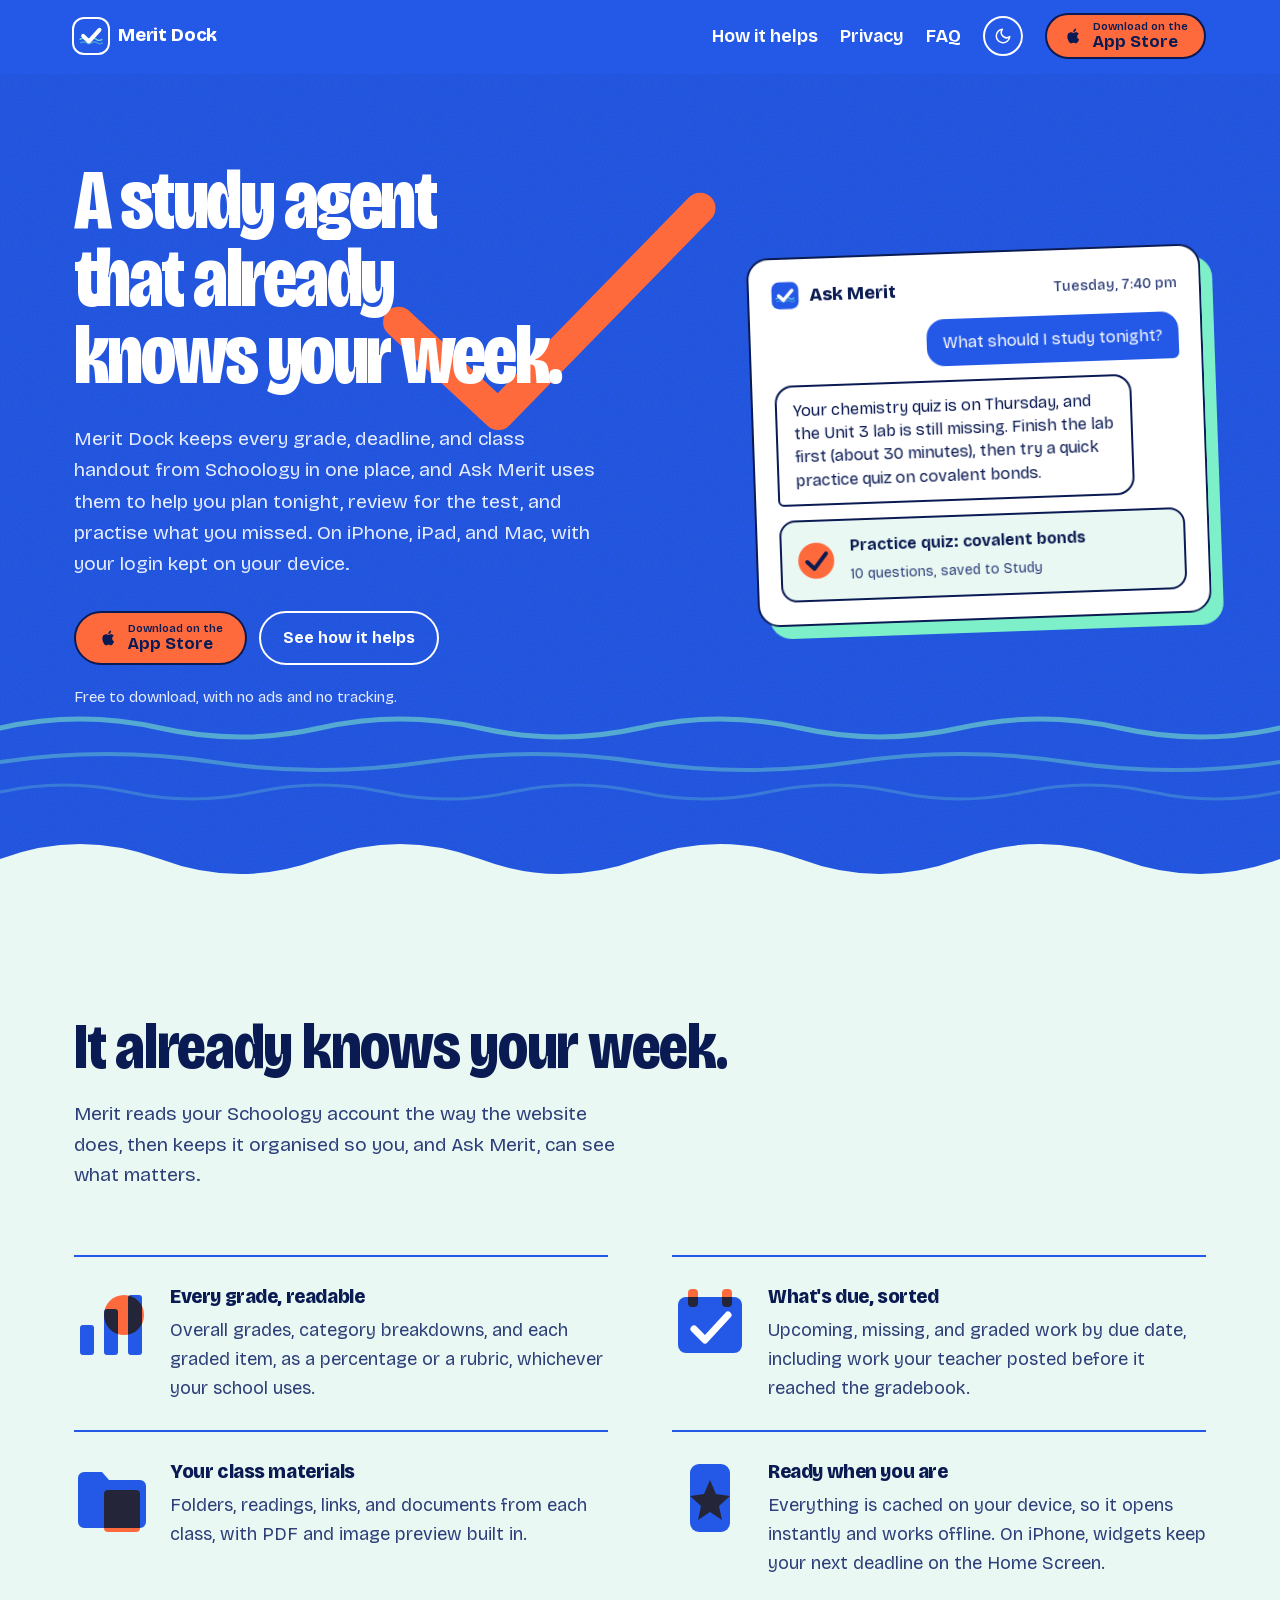
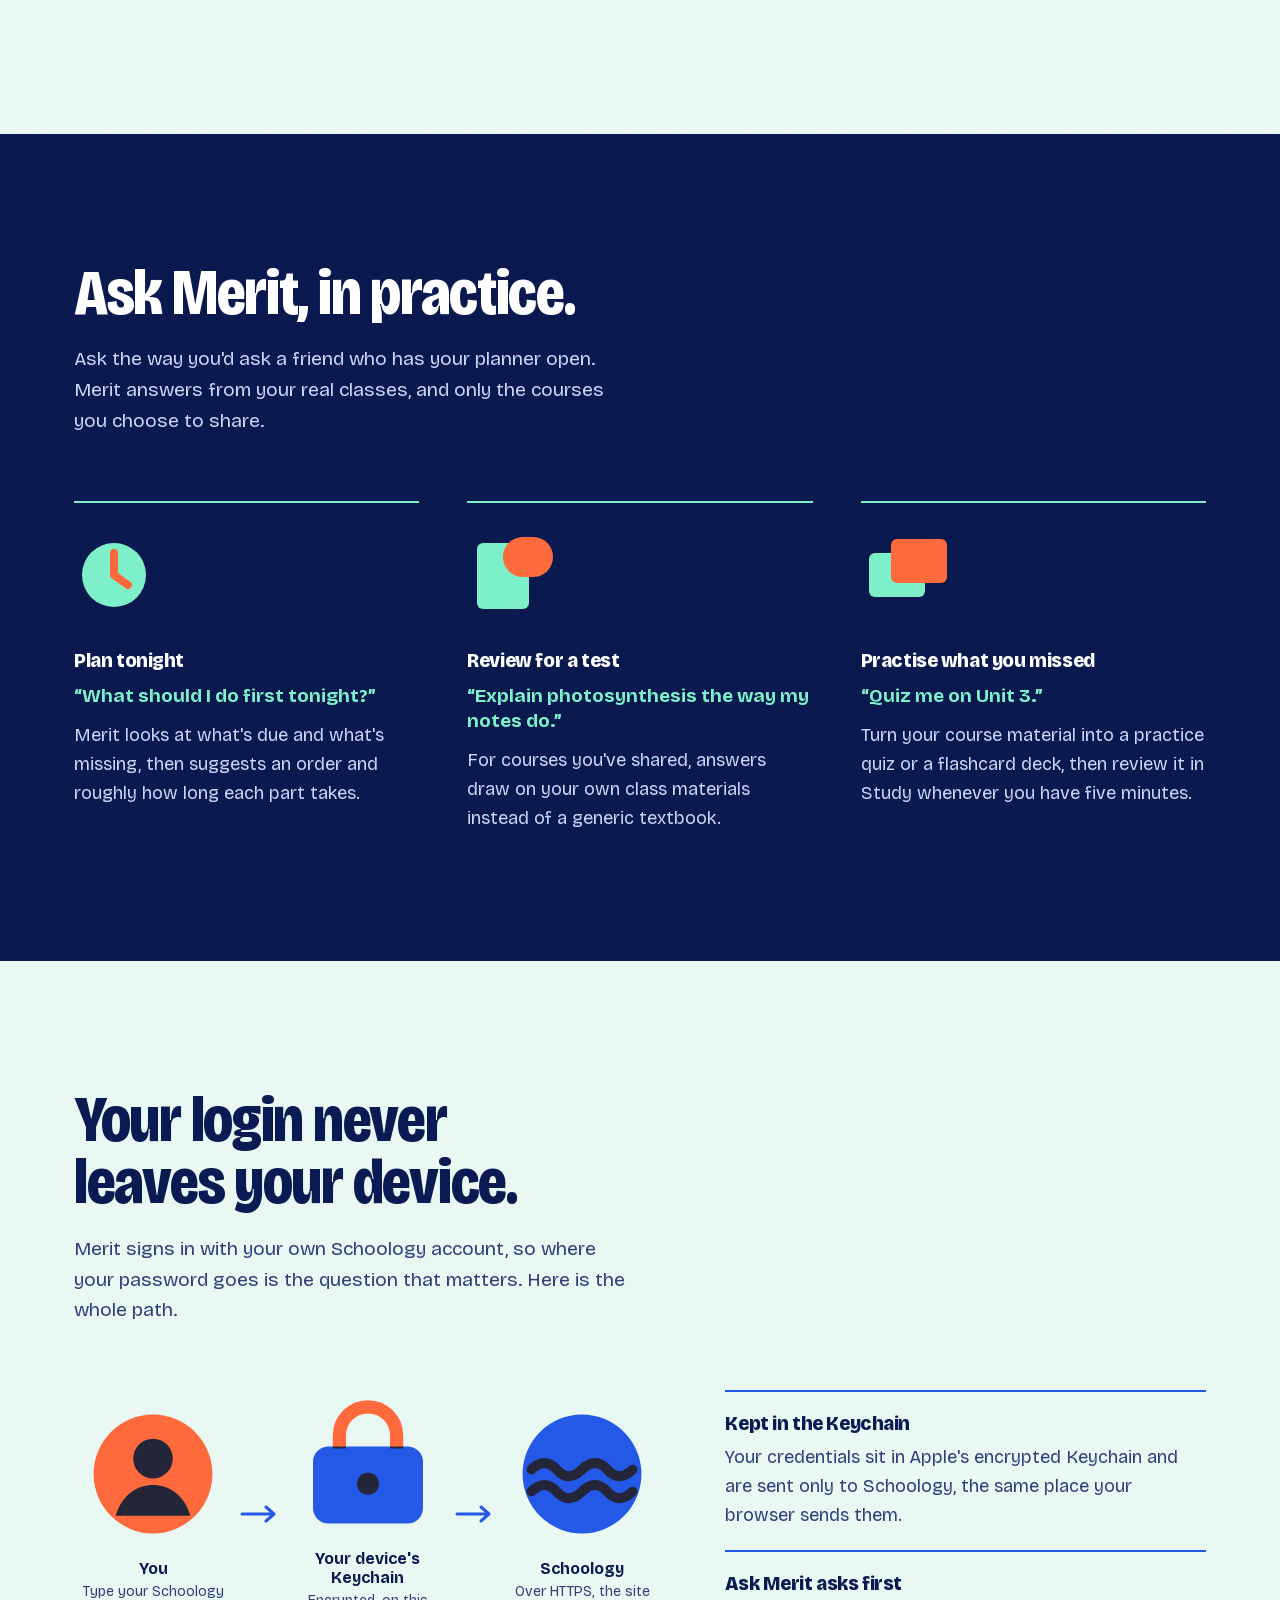
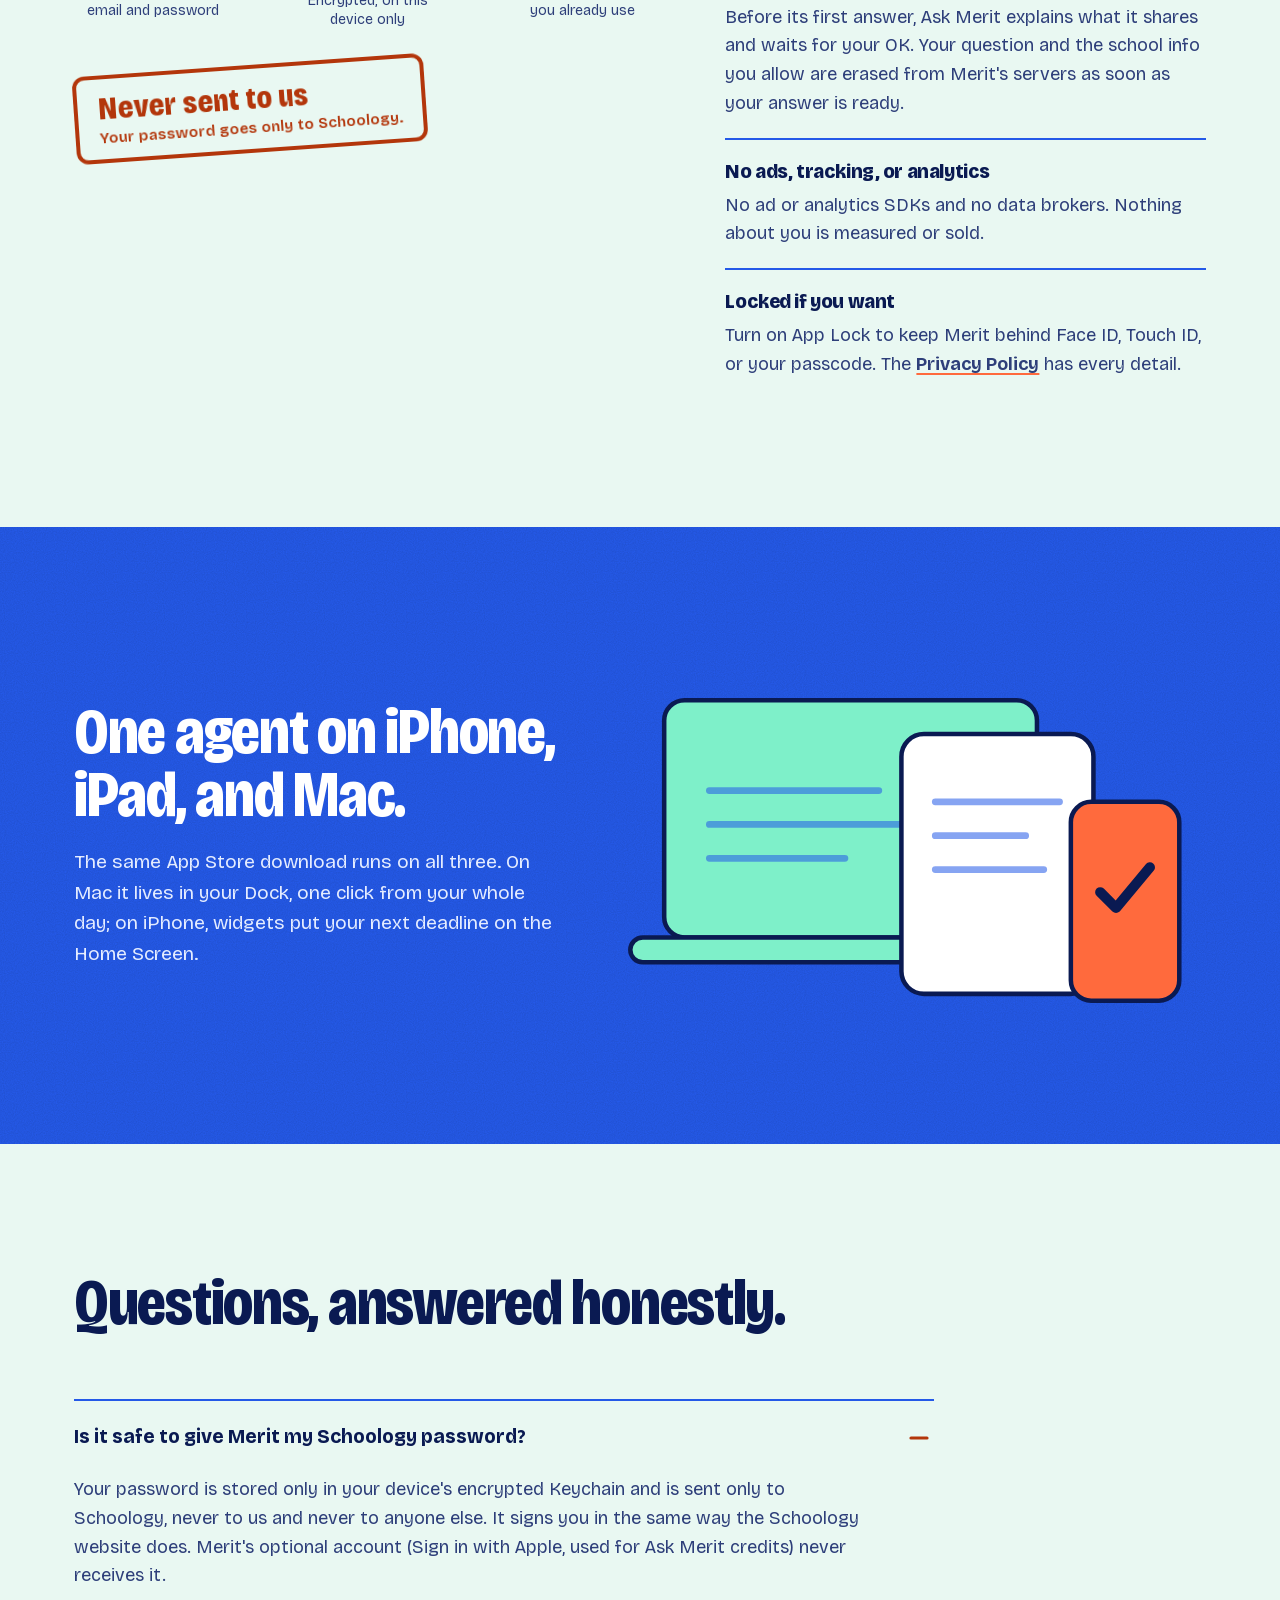
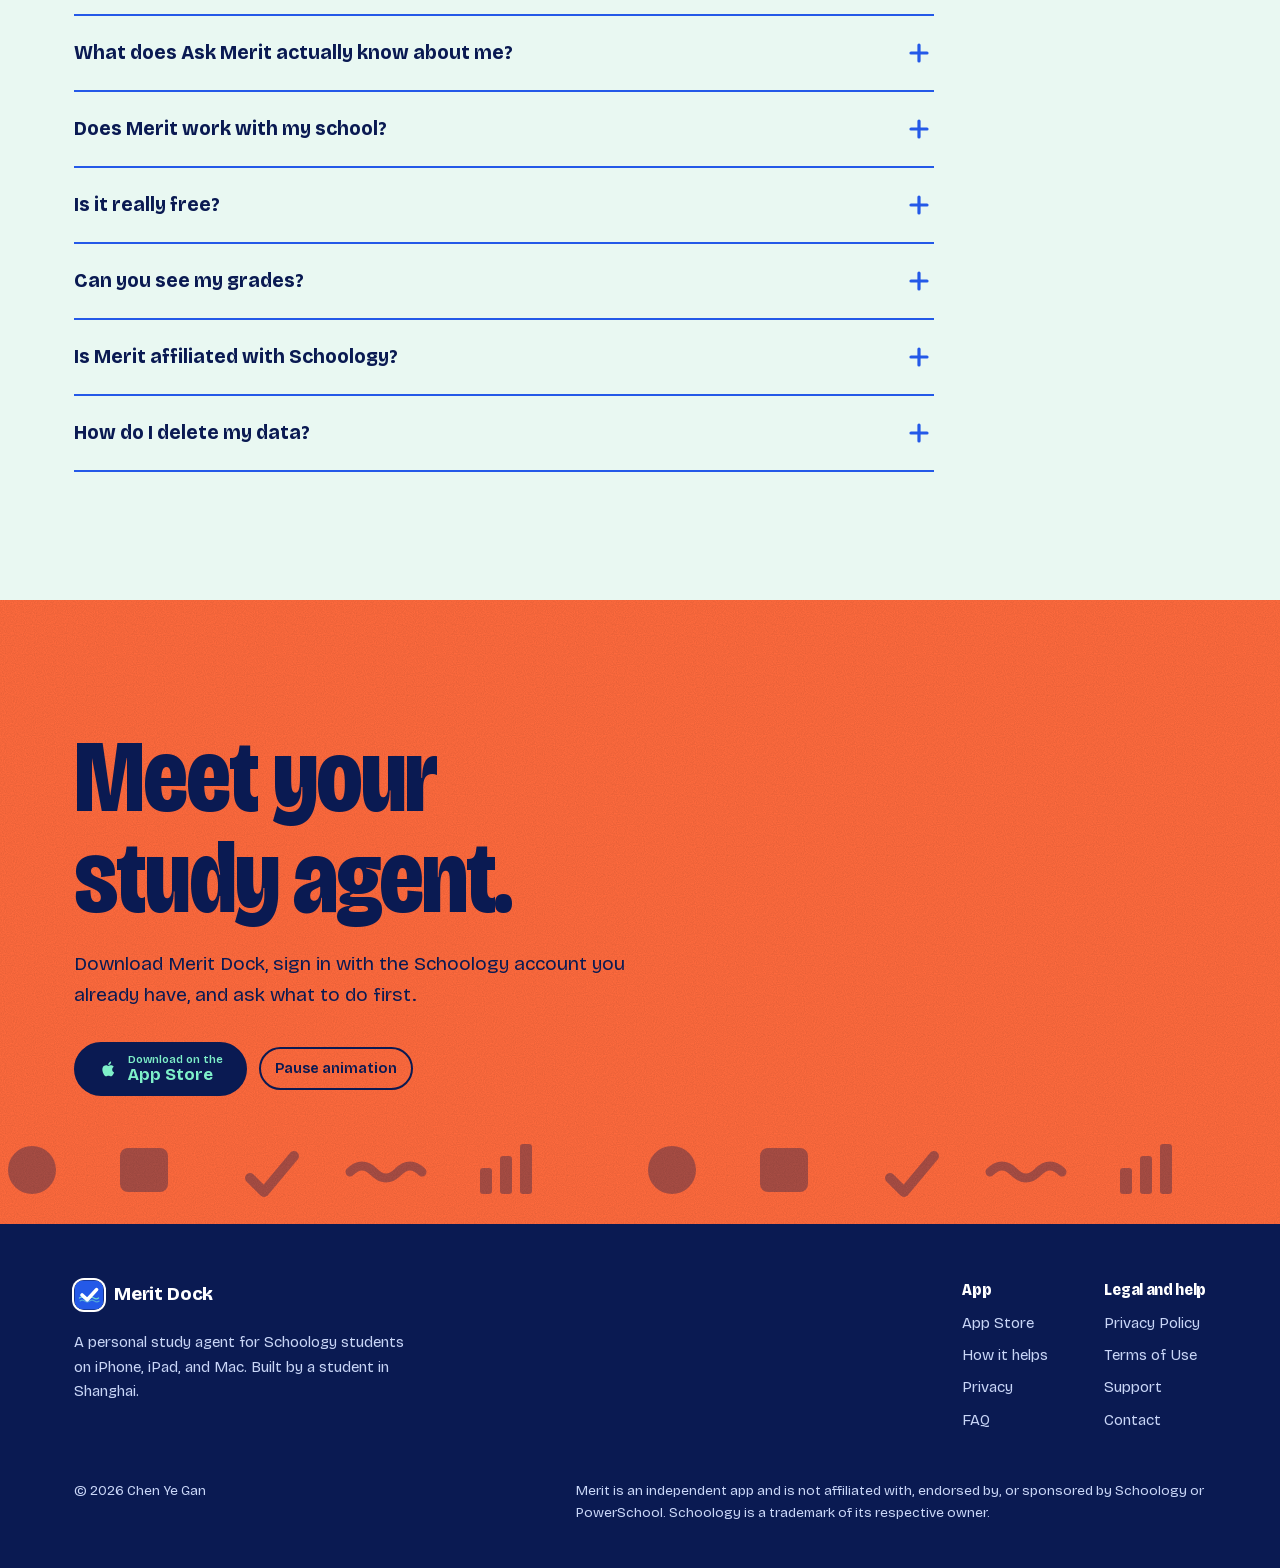
<file: index.html>
<!DOCTYPE html>
<html lang="en">
<head>
<meta charset="utf-8">
<meta name="viewport" content="width=device-width, initial-scale=1">
<title>Merit Dock · A study agent that already knows your week</title>
<meta name="description" content="Merit Dock is a personal study agent for Schoology students on iPhone, iPad, and Mac. It knows your grades, deadlines, and class materials, and helps you plan, review, and practise. Your login stays on your device.">
<link rel="icon" href="data:image/svg+xml,%3Csvg%20xmlns%3D%22http%3A//www.w3.org/2000/svg%22%20viewBox%3D%220%200%20100%20100%22%3E%3Crect%20width%3D%22100%22%20height%3D%22100%22%20rx%3D%2224%22%20fill%3D%22%232459E8%22/%3E%3Cpath%20d%3D%22M26%2052%2046%2070%2076%2032%22%20fill%3D%22none%22%20stroke%3D%22%23FFFFFF%22%20stroke-width%3D%2212%22%20stroke-linecap%3D%22round%22%20stroke-linejoin%3D%22round%22/%3E%3C/svg%3E">
<link rel="preload" href="fonts/BricolageGrotesque-latin.woff2" as="font" type="font/woff2" crossorigin>
<meta name="theme-color" media="(prefers-color-scheme: light)" content="#2459E8">
<meta name="theme-color" media="(prefers-color-scheme: dark)" content="#071338">
<meta property="og:type" content="website">
<meta property="og:title" content="Merit Dock · A study agent that already knows your week">
<meta property="og:description" content="A personal study agent for Schoology students on iPhone, iPad, and Mac. It knows your grades, deadlines, and class materials, and your login stays on your device.">
<meta property="og:url" content="https://gank8818-bit.github.io/merit-dock/">
<meta property="og:site_name" content="Merit Dock">
<meta name="twitter:card" content="summary">
<style>
  @font-face {
    font-family: "Bricolage";
    src: url("fonts/BricolageGrotesque-latin.woff2") format("woff2");
    font-weight: 200 800;
    font-stretch: 75% 100%;
    font-display: swap;
  }

  /* ---------- Tokens: deep water ---------- */
  :root {
    color-scheme: light;
    --sea: #2459E8;          /* the icon's cobalt */
    --deep: #0A1A52;         /* deep water: ink and contrast bands */
    --mint: #7EF0C9;         /* sea-glass waves */
    --buoy: #FF6A3D;         /* buoy orange: checkmark, buttons, signals */
    --buoy-text: #B3360B;    /* orange when it has to be read on foam */
    --foam: #E9F8F2;         /* reading paper */
    --paper: var(--foam);
    --text: var(--deep);
    --text-2: #2E3F7A;
    --rule: var(--sea);
    --art-a: var(--sea);     /* first ink in illustrations */
    --art-b: var(--buoy);    /* second ink */
    --blend: multiply;
    --grain-opacity: .1;
    --font: "Bricolage", ui-sans-serif, system-ui, sans-serif;
    --wrap: 1180px;
  }
  @media (prefers-color-scheme: dark) {
    :root:not([data-theme="light"]) {
      color-scheme: dark;
      --paper: #071338; --text: #E9F8F2; --text-2: #B9C8EA; --rule: #6F95FF;
      --buoy-text: #FF8F6B; --art-a: #6F95FF; --blend: normal; --grain-opacity: .08;
    }
  }
  :root[data-theme="dark"] {
    color-scheme: dark;
    --paper: #071338; --text: #E9F8F2; --text-2: #B9C8EA; --rule: #6F95FF;
    --buoy-text: #FF8F6B; --art-a: #6F95FF; --blend: normal; --grain-opacity: .08;
  }

  /* ---------- Base ---------- */
  * { box-sizing: border-box; }
  html { scroll-padding-top: 84px; }
  body {
    margin: 0; background: var(--paper); color: var(--text);
    font-family: var(--font); font-size: 18px; line-height: 1.6;
    font-optical-sizing: auto; -webkit-font-smoothing: antialiased;
    overflow-x: hidden;
  }
  a { color: inherit; }
  h1, h2, h3 { margin: 0; font-weight: 800; letter-spacing: -.02em; text-wrap: balance; }
  h2 { font-size: clamp(2.2rem, 5.2vw, 4rem); line-height: .98; font-stretch: 82%; }
  h3 { font-size: 1.3rem; line-height: 1.2; font-stretch: 90%; }
  p { margin: 0; }
  .wrap { width: 100%; max-width: var(--wrap); margin-inline: auto; padding-inline: 24px; }
  .lead { font-size: 1.2rem; max-width: 46ch; color: var(--text-2); margin-top: 20px; }
  :focus-visible { outline: 3px solid var(--buoy); outline-offset: 3px; border-radius: 6px; }
  .visually-hidden { position: absolute; width: 1px; height: 1px; overflow: hidden; clip: rect(0 0 0 0); white-space: nowrap; }

  /* Bands. Coloured bands keep fixed inks in both themes. */
  .band { position: relative; padding: clamp(72px, 10vw, 128px) 0; isolation: isolate; }
  .band.sea { background: #2459E8; color: #FFFFFF; --text-2: #E4ECFF; --rule: #FFFFFF; --art-a: #7EF0C9; --art-b: #FF6A3D; --blend: normal; }
  .band.deep { background: #0A1A52; color: #FFFFFF; --text-2: #C9D6F7; --rule: #7EF0C9; --art-a: #7EF0C9; --art-b: #FF6A3D; --blend: normal; }
  .band.buoy { background: #FF6A3D; color: #0A1A52; --text-2: #0A1A52; --rule: #0A1A52; --art-a: #0A1A52; --art-b: #FFFFFF; --blend: normal; }
  /* At night the deep band would vanish into the page; lift it to a richer blue */
  @media (prefers-color-scheme: dark) { :root:not([data-theme="light"]) .band.deep { background: #12309A; } }
  :root[data-theme="dark"] .band.deep { background: #12309A; }
  .band.sea::after, .band.deep::after, .band.buoy::after {
    content: ""; position: absolute; inset: 0; z-index: -1; pointer-events: none;
    opacity: var(--grain-opacity); mix-blend-mode: multiply;
    background-image: url("data:image/svg+xml,%3Csvg xmlns='http://www.w3.org/2000/svg' width='160' height='160'%3E%3Cfilter id='n'%3E%3CfeTurbulence type='fractalNoise' baseFrequency='.9' numOctaves='2' stitchTiles='stitch'/%3E%3CfeColorMatrix values='0 0 0 0 0 0 0 0 0 0 0 0 0 0 0 0 0 0 1.4 -.3'/%3E%3C/filter%3E%3Crect width='100%25' height='100%25' filter='url(%23n)'/%3E%3C/svg%3E");
  }

  /* ---------- Buttons ---------- */
  .btn {
    display: inline-flex; align-items: center; gap: 10px; min-height: 52px;
    padding: 10px 22px; border-radius: 999px; font-weight: 700; font-size: 1rem;
    text-decoration: none; border: 2px solid #0A1A52; transition: transform .15s ease, box-shadow .15s ease;
  }
  .btn:hover { transform: translate(-2px, -2px); box-shadow: 4px 4px 0 #0A1A52; }
  .btn:active { transform: none; box-shadow: none; }
  .btn-store { background: #FF6A3D; color: #0A1A52; }
  .btn-store svg { width: 20px; height: 20px; flex: none; }
  .btn-store .lab { display: flex; flex-direction: column; line-height: 1.05; text-align: left; }
  .btn-store small { font-size: .7rem; font-weight: 600; }
  .btn-store b { font-size: 1.05rem; }
  .btn-line { background: transparent; color: var(--text); border-color: currentColor; }
  .band.sea .btn-line, .band.deep .btn-line { color: #FFFFFF; }
  .band.buoy .btn-store { background: #0A1A52; color: #7EF0C9; }
  .band.buoy .btn:hover { box-shadow: 4px 4px 0 #FFFFFF; }

  /* ---------- Nav ---------- */
  header.nav {
    position: sticky; top: 0; z-index: 50; background: #2459E8; color: #FFFFFF;
    border-bottom: 2px solid transparent; transition: border-color .2s;
  }
  header.nav.scrolled { border-bottom-color: #0A1A52; }
  .nav-in { display: flex; align-items: center; justify-content: space-between; gap: 16px; min-height: 72px; }
  .brand { display: inline-flex; align-items: center; gap: 10px; font-weight: 800; font-size: 1.15rem; text-decoration: none; letter-spacing: -.01em; white-space: nowrap; }
  .brand svg { width: 34px; height: 34px; flex: none; border-radius: 10px; box-shadow: 0 0 0 2px #FFFFFF; } /* ring keeps the cobalt icon visible on the cobalt bar */
  .nav-links { display: flex; align-items: center; gap: 22px; }
  .nav-links a.lnk { text-decoration: none; font-weight: 650; }
  .nav-links a.lnk:hover { text-decoration: underline; text-decoration-thickness: 3px; text-decoration-color: #FF6A3D; text-underline-offset: 5px; }
  .theme-btn { width: 40px; height: 40px; border-radius: 50%; border: 2px solid #FFFFFF; background: transparent; color: #FFFFFF; display: grid; place-items: center; cursor: pointer; }
  .theme-btn svg { width: 18px; height: 18px; }
  .nav .btn-store { min-height: 44px; padding: 6px 16px; }

  /* ---------- Hero ---------- */
  .hero { padding-top: clamp(40px, 7vw, 88px); padding-bottom: clamp(140px, 14vw, 190px); overflow: hidden; }
  .hero-grid { display: grid; grid-template-columns: minmax(0, 1.15fr) minmax(0, .85fr); gap: clamp(32px, 5vw, 72px); align-items: center; position: relative; z-index: 2; }
  .hero-title {
    position: relative; font-size: clamp(2.9rem, 6.6vw, 6.4rem); line-height: .92;
    font-stretch: 76%; letter-spacing: -.03em; color: #FFFFFF;
  }
  .hero-title .ln { display: block; white-space: nowrap; position: relative; z-index: 1; }
  .hero-check {
    position: absolute; right: -6%; top: 8%; width: 58%; height: auto; z-index: 0;
    pointer-events: none; overflow: visible;
  }
  .hero-check path { fill: none; stroke: #FF6A3D; stroke-width: 26; stroke-linecap: round; stroke-linejoin: round; }
  .hero-sub { font-size: 1.22rem; max-width: 44ch; margin-top: 28px; color: #E4ECFF; }
  .hero-cta { display: flex; flex-wrap: wrap; gap: 12px; margin-top: 32px; }
  .hero-note { margin-top: 20px; font-size: .95rem; color: #E4ECFF; max-width: 52ch; }

  /* The icon's waves, rolling under the hero, and its shoreline edge */
  .sea-waves { position: absolute; left: 0; right: 0; bottom: 70px; height: 110px; z-index: 1; pointer-events: none; overflow: hidden; }
  .sea-waves .row-w { position: absolute; left: 0; width: 200%; height: 40px; }
  .sea-waves .row-w path { fill: none; stroke: #7EF0C9; stroke-linecap: round; }
  .sea-waves .w1 { top: 0; opacity: .55; } .sea-waves .w1 path { stroke-width: 5; }
  .sea-waves .w2 { top: 34px; opacity: .38; } .sea-waves .w2 path { stroke-width: 4; }
  .sea-waves .w3 { top: 64px; opacity: .24; } .sea-waves .w3 path { stroke-width: 3; }
  .shore { position: absolute; left: 0; right: 0; bottom: -1px; width: 100%; height: 64px; z-index: 1; display: block; }
  .shore path { fill: var(--paper); }

  /* The agent, as a card floating on the sea */
  .sheet-stage { position: relative; }
  .sheet-stage::before { /* mint pass, slightly off-register, like a second print */
    content: ""; position: absolute; inset: 0; background: #7EF0C9; border-radius: 22px;
    transform: translate(12px, 12px) rotate(-2deg);
  }
  .sheet {
    position: relative; background: #FFFFFF; color: #0A1A52; border: 2px solid #0A1A52;
    border-radius: 22px; padding: 22px; transform: rotate(-2deg);
    display: flex; flex-direction: column; gap: 14px;
  }
  .sheet-head { display: flex; align-items: center; gap: 10px; font-weight: 800; }
  .sheet-head svg { width: 28px; height: 28px; }
  .sheet-head span { font-weight: 500; color: #2E3F7A; font-size: .9rem; margin-left: auto; }
  .bubble { border-radius: 18px; padding: 12px 16px; font-size: 1rem; line-height: 1.45; max-width: 88%; }
  .bubble.me { align-self: flex-end; background: #2459E8; color: #FFFFFF; border-bottom-right-radius: 6px; }
  .bubble.merit { background: #FFFFFF; border: 2px solid #0A1A52; border-bottom-left-radius: 6px; }
  .typing { align-self: flex-start; display: flex; gap: 6px; padding: 14px 16px; border: 2px solid #0A1A52; border-radius: 18px; border-bottom-left-radius: 6px; }
  .typing i { width: 8px; height: 8px; border-radius: 50%; background: #2459E8; }
  .quiz-card {
    display: flex; align-items: center; gap: 14px; background: #E9F8F2;
    border: 2px solid #0A1A52; border-radius: 16px; padding: 12px 14px;
  }
  .quiz-card svg { width: 40px; height: 40px; flex: none; }
  .quiz-card b { display: block; font-size: 1rem; }
  .quiz-card small { color: #2E3F7A; font-size: .88rem; }

  /* ---------- Section heads ---------- */
  .sec-head { max-width: 760px; margin-bottom: clamp(40px, 6vw, 64px); }

  /* ---------- "Knows your week": ruled rows, pictograms, no cards ---------- */
  .rows { display: grid; grid-template-columns: repeat(2, minmax(0, 1fr)); column-gap: clamp(32px, 5vw, 72px); }
  .row { display: grid; grid-template-columns: 76px 1fr; gap: 20px; padding: 28px 0; border-top: 2px solid var(--rule); align-items: start; }
  .row p { color: var(--text-2); margin-top: 6px; max-width: 42ch; }
  .picto { width: 76px; height: 76px; overflow: visible; }
  .picto .b { fill: var(--art-a); mix-blend-mode: var(--blend); }
  .picto .p { fill: var(--art-b); mix-blend-mode: var(--blend); }
  .picto .s { fill: none; stroke: var(--art-a); stroke-width: 7; stroke-linecap: round; stroke-linejoin: round; mix-blend-mode: var(--blend); }
  .picto .sp { fill: none; stroke: var(--art-b); stroke-width: 7; stroke-linecap: round; stroke-linejoin: round; mix-blend-mode: var(--blend); }
  .picto .layer-p { transition: transform .3s cubic-bezier(.3, 1.6, .5, 1); }
  .row:hover .picto .layer-p, .row:focus-within .picto .layer-p, .use:hover .picto .layer-p { animation: wobble .42s ease; }
  @keyframes wobble { 0% { transform: none; } 30% { transform: translate(5px, -4px); } 60% { transform: translate(-3px, 2px); } 100% { transform: none; } }

  /* ---------- Ask Merit in practice (deep band) ---------- */
  .uses { display: grid; grid-template-columns: repeat(3, minmax(0, 1fr)); gap: clamp(24px, 4vw, 48px); }
  .use { border-top: 2px solid var(--rule); padding-top: 24px; }
  .use .picto { width: 96px; height: 96px; margin-bottom: 18px; }
  .use q { display: block; font-weight: 700; font-size: 1.2rem; line-height: 1.3; margin: 10px 0 12px; color: #7EF0C9; quotes: "“" "”"; }
  .use p { color: var(--text-2); }

  /* ---------- Privacy ---------- */
  .priv { display: grid; grid-template-columns: minmax(0, 1.1fr) minmax(0, .9fr); gap: clamp(32px, 5vw, 72px); align-items: start; }
  .flow { position: relative; padding: 8px 0 0; }
  .flow-row { display: grid; grid-template-columns: 1fr auto 1fr auto 1fr; align-items: center; gap: 8px; }
  .node { text-align: center; }
  .node svg { width: 100%; max-width: 132px; height: auto; overflow: visible; }
  .node b { display: block; margin-top: 10px; font-size: 1rem; line-height: 1.2; }
  .node span { display: block; color: var(--text-2); font-size: .88rem; line-height: 1.35; margin-top: 4px; }
  .flow-arrow { width: 40px; color: var(--rule); }
  .stamp {
    display: inline-block; margin-top: 36px; padding: 12px 20px; border: 4px solid var(--buoy-text);
    border-radius: 12px; color: var(--buoy-text); font-weight: 800; font-size: clamp(1.4rem, 2.6vw, 2rem);
    font-stretch: 80%; transform: rotate(-4deg); line-height: 1.1;
  }
  .stamp small { display: block; font-size: .95rem; font-weight: 600; font-stretch: 100%; margin-top: 4px; }
  .points { display: grid; gap: 0; }
  .point { padding: 20px 0; border-top: 2px solid var(--rule); }
  .point p { color: var(--text-2); margin-top: 6px; }
  .point a { font-weight: 700; text-decoration-thickness: 2px; text-decoration-color: var(--buoy); text-underline-offset: 3px; }

  /* ---------- Devices (sea band) ---------- */
  .devices { display: grid; grid-template-columns: minmax(0, .9fr) minmax(0, 1.1fr); gap: clamp(32px, 5vw, 72px); align-items: center; }
  .dev-art { width: 100%; height: auto; overflow: visible; }
  .dev-art .lap { fill: #7EF0C9; }
  .dev-art .tab { fill: #FFFFFF; }
  .dev-art .pho { fill: #FF6A3D; }
  .dev-art .o { fill: none; stroke: #0A1A52; stroke-width: 4; stroke-linejoin: round; }
  .dev-art .scr { fill: none; stroke: #2459E8; stroke-width: 6; stroke-linecap: round; opacity: .55; }

  /* ---------- FAQ ---------- */
  .faq { max-width: 860px; border-bottom: 2px solid var(--rule); }
  .qa { border-top: 2px solid var(--rule); interpolate-size: allow-keywords; }
  .qa summary {
    list-style: none; cursor: pointer; display: flex; justify-content: space-between; gap: 20px;
    align-items: center; padding: 22px 0; font-weight: 750; font-size: 1.2rem; line-height: 1.3;
  }
  .qa summary::-webkit-details-marker { display: none; }
  .qa .mk { width: 30px; height: 30px; flex: none; color: var(--rule); }
  .qa .mk path { fill: none; stroke: currentColor; stroke-width: 3.2; stroke-linecap: round; stroke-linejoin: round; transition: transform .3s ease; }
  .qa[open] .mk .v { transform: rotate(90deg) scaleY(0); transform-origin: center; transform-box: fill-box; }
  .qa[open] .mk { color: var(--buoy-text); }
  .qa::details-content { height: 0; overflow: clip; transition: height .35s ease, content-visibility .35s allow-discrete; }
  .qa[open]::details-content { height: auto; }
  .qa .ans { padding: 0 0 24px; color: var(--text-2); max-width: 66ch; }
  .qa .ans a { color: inherit; font-weight: 700; text-decoration-thickness: 2px; text-decoration-color: var(--buoy); text-underline-offset: 3px; }

  /* ---------- CTA (buoy band) ---------- */
  .cta { overflow: hidden; }
  .cta h2 { font-size: clamp(2.8rem, 8vw, 6.4rem); max-width: 12ch; }
  .cta p { font-size: 1.2rem; max-width: 46ch; margin-top: 20px; color: #0A1A52; }
  .cta .hero-cta { align-items: center; }
  .ticker { position: absolute; left: 0; right: 0; bottom: 22px; z-index: -1; overflow: hidden; opacity: .35; }
  .ticker-track { display: flex; width: max-content; animation: tick 48s linear infinite; }
  .ticker svg { height: 64px; width: auto; flex: none; }
  .ticker.paused .ticker-track { animation-play-state: paused; }
  @keyframes tick { to { transform: translateX(-50%); } }
  .pause-btn {
    border: 2px solid #0A1A52; background: transparent; color: #0A1A52; border-radius: 999px;
    font: inherit; font-weight: 650; font-size: .9rem; padding: 8px 14px; cursor: pointer;
  }

  /* ---------- Footer ---------- */
  footer.ft { padding: 56px 0 44px; background: #0A1A52; color: #FFFFFF; --text-2: #C9D6F7; }
  .ft-top { display: flex; justify-content: space-between; gap: 32px; flex-wrap: wrap; }
  .ft-brand p { color: var(--text-2); margin-top: 12px; max-width: 34ch; font-size: .95rem; }
  .ft-brand .brand svg { width: 30px; height: 30px; }
  .ft-cols { display: flex; gap: 56px; flex-wrap: wrap; }
  .ft-col h3 { font-size: 1rem; margin-bottom: 12px; }
  .ft-col a { display: block; text-decoration: none; color: var(--text-2); margin-bottom: 8px; font-size: .95rem; }
  .ft-col a:hover { color: #FFFFFF; text-decoration: underline; text-decoration-color: #FF6A3D; text-decoration-thickness: 2px; }
  .ft-bottom { margin-top: 40px; display: flex; justify-content: space-between; gap: 20px; flex-wrap: wrap; color: var(--text-2); font-size: .85rem; }
  .ft-bottom .disclaimer { max-width: 70ch; }

  /* =========================================================
     Motion: the page prints itself, on a moving sea.
     Base styles are the final state; "before" states exist only
     inside keyframes or under html.motion, so reduced motion and
     no-JS both show the finished page.
     ========================================================= */
  @media (prefers-reduced-motion: no-preference) {
    /* Waves keep rolling, each row at its own pace */
    .sea-waves .row-w { animation: roll linear infinite; }
    .sea-waves .w1 { animation-duration: 16s; }
    .sea-waves .w2 { animation-duration: 22s; animation-direction: reverse; }
    .sea-waves .w3 { animation-duration: 30s; }
    @keyframes roll { to { transform: translateX(-50%); } }

    /* Hero load sequence */
    .hero-title .ln { animation: setLine .75s cubic-bezier(.2, .8, .2, 1) both; }
    .hero-title .ln:nth-child(2) { animation-delay: .08s; }
    .hero-title .ln:nth-child(3) { animation-delay: .16s; }
    @keyframes setLine { from { clip-path: inset(0 100% 0 0); transform: translateX(-18px); } to { clip-path: inset(0 0 0 0); transform: none; } }

    .hero-check path { stroke-dasharray: 1; stroke-dashoffset: 1; animation: stroke .9s .55s cubic-bezier(.6, 0, .2, 1) forwards; }
    .hero-check { animation: bob 1s .55s cubic-bezier(.2, 1.4, .4, 1) both; }
    @keyframes stroke { to { stroke-dashoffset: 0; } }
    @keyframes bob { from { transform: translate(10px, -8px); } to { transform: translate(1px, 1px); } }

    .hero-sub, .hero-cta, .hero-note { animation: lift .6s cubic-bezier(.2, .8, .2, 1) both; }
    .hero-sub { animation-delay: .45s; } .hero-cta { animation-delay: .55s; } .hero-note { animation-delay: .65s; }
    @keyframes lift { from { opacity: 0; transform: translateY(12px); } to { opacity: 1; transform: none; } }

    .sheet-stage::before { animation: pass .8s .5s cubic-bezier(.2, 1.3, .4, 1) both; }
    @keyframes pass { from { transform: translate(34px, 30px) rotate(3deg); opacity: 0; } to { transform: translate(12px, 12px) rotate(-2deg); opacity: 1; } }
    .sheet { animation: sheetIn .7s .35s cubic-bezier(.2, 1.2, .4, 1) both; }
    @keyframes sheetIn { from { transform: translateY(26px) rotate(3deg); opacity: 0; } to { transform: rotate(-2deg); opacity: 1; } }
    .sheet-stage { animation: float 6s 2s ease-in-out infinite; }
    @keyframes float { 0%, 100% { transform: translateY(0); } 50% { transform: translateY(-8px); } }

    /* The conversation happens: question, typing, answer, quiz */
    .sheet .bubble.me { animation: pop .45s 1.05s cubic-bezier(.2, 1.5, .4, 1) both; }
    .sheet .typing { animation: typingLife 1.1s 1.45s both; }
    .sheet .typing i { animation: dot 1s infinite ease-in-out; }
    .sheet .typing i:nth-child(2) { animation-delay: .15s; } .sheet .typing i:nth-child(3) { animation-delay: .3s; }
    .sheet .bubble.merit { animation: pop .5s 2.5s cubic-bezier(.2, 1.4, .4, 1) both; }
    .sheet .quiz-card { animation: pop .5s 3.0s cubic-bezier(.2, 1.4, .4, 1) both; }
    .quiz-card .ck path { stroke-dasharray: 1; stroke-dashoffset: 1; animation: stroke .5s 3.4s ease forwards; }
    @keyframes pop { from { opacity: 0; transform: translateY(10px) scale(.94); } to { opacity: 1; transform: none; } }
    @keyframes dot { 0%, 100% { transform: translateY(0); opacity: .45; } 50% { transform: translateY(-4px); opacity: 1; } }
    @keyframes typingLife { 0% { opacity: 0; max-height: 0; padding-block: 0; border-width: 0; } 12%, 88% { opacity: 1; max-height: 60px; padding-block: 14px; border-width: 2px; } 100% { opacity: 0; max-height: 0; padding-block: 0; border-width: 0; margin-top: -14px; } }

    /* Stamp thumps down when the privacy section arrives */
    html.motion .stamp { opacity: 0; transform: scale(1.3) rotate(4deg); }
    html.motion .stamp.printed { animation: thump .5s cubic-bezier(.3, 1.7, .5, 1) forwards; }
    @keyframes thump { from { opacity: 0; transform: scale(1.3) rotate(4deg); } 60% { opacity: 1; } to { opacity: 1; transform: rotate(-4deg); } }

    /* Shapes slide into place as their section scrolls into view */
    html.motion .slide-l, html.motion .slide-r, html.motion .slide-u {
      transition: transform 1.1s cubic-bezier(.2, 1, .3, 1), opacity .6s ease;
    }
    html.motion .slide-l:not(.printed) { transform: translateX(-60px); opacity: 0; }
    html.motion .slide-r:not(.printed) { transform: translateX(60px); opacity: 0; }
    html.motion .slide-u:not(.printed) { transform: translateY(50px); opacity: 0; }
    @supports (animation-timeline: view()) {
      html.motion .slide-l, html.motion .slide-r, html.motion .slide-u { transition: none; opacity: 1; }
      html.motion .slide-l { animation: fromL linear both; animation-timeline: view(); animation-range: entry 0% cover 45%; }
      html.motion .slide-r { animation: fromR linear both; animation-timeline: view(); animation-range: entry 0% cover 45%; }
      html.motion .slide-u { animation: fromU linear both; animation-timeline: view(); animation-range: entry 0% cover 40%; }
      @keyframes fromL { from { transform: translateX(-90px); opacity: 0; } 40% { opacity: 1; } to { transform: none; opacity: 1; } }
      @keyframes fromR { from { transform: translateX(90px); opacity: 0; } 40% { opacity: 1; } to { transform: none; opacity: 1; } }
      @keyframes fromU { from { transform: translateY(70px); opacity: 0; } 40% { opacity: 1; } to { transform: none; opacity: 1; } }
    }
  }
  @media (prefers-reduced-motion: reduce) {
    .sheet .typing { display: none; }
    .ticker-track { animation: none; }
    .pause-btn { display: none; }
    .qa::details-content { transition: none; }
  }

  /* ---------- Responsive ---------- */
  @media (max-width: 920px) {
    .hero-grid, .priv, .devices { grid-template-columns: 1fr; }
    .sheet-stage { max-width: 460px; }
    .uses { grid-template-columns: 1fr; }
    .rows { grid-template-columns: 1fr; }
    .nav-links a.lnk { display: none; }
    .hero-check { width: auto; height: 108%; top: -4%; right: 0; }
  }
  @media (max-width: 520px) {
    body { font-size: 17px; }
    .hero-title { font-size: clamp(2.4rem, 11.5vw, 3.4rem); }
    .wrap { padding-inline: 16px; }
    .nav .btn-store .lab small { display: none; }
    .nav .btn-store { padding: 6px 14px; white-space: nowrap; }
    .nav-links { gap: 10px; }
    .theme-btn { width: 36px; height: 36px; }
    .flow-row { grid-template-columns: 1fr; gap: 4px; }
    .flow-arrow { transform: rotate(90deg); margin: 0 auto; }
    .row { grid-template-columns: 60px 1fr; }
    .picto { width: 60px; height: 60px; }
    .hero-check { height: 100%; top: 0; right: -4%; }
  }
</style>
</head>
<body>

<svg width="0" height="0" style="position:absolute" aria-hidden="true">
  <defs>
    <symbol id="mark" viewBox="0 0 100 100">
      <rect x="2" y="2" width="96" height="96" rx="26" fill="#2459E8"/>
      <path d="M18 60q8-6 16 0t16 0 16 0 16 0" fill="none" stroke="#7EF0C9" stroke-width="4" stroke-linecap="round" opacity=".8"/>
      <path d="M20 70q8-6 16 0t16 0 16 0 16 0" fill="none" stroke="#7EF0C9" stroke-width="3.5" stroke-linecap="round" opacity=".5"/>
      <path d="M27 50 44 66 75 32" fill="none" stroke="#FFFFFF" stroke-width="12" stroke-linecap="round" stroke-linejoin="round"/>
    </symbol>
    <symbol id="apple" viewBox="0 0 24 24"><path fill="currentColor" d="M17.05 12.53c-.02-2.2 1.8-3.26 1.88-3.31-1.03-1.5-2.62-1.71-3.19-1.73-1.36-.14-2.65.8-3.34.8-.68 0-1.75-.78-2.88-.76-1.48.02-2.85.86-3.61 2.18-1.54 2.67-.39 6.62 1.1 8.79.73 1.06 1.6 2.25 2.74 2.21 1.1-.05 1.52-.71 2.85-.71 1.32 0 1.7.71 2.86.69 1.18-.02 1.93-1.08 2.65-2.15.84-1.23 1.18-2.42 1.2-2.48-.03-.01-2.3-.88-2.32-3.5zM14.88 5.9c.6-.73 1.01-1.75.9-2.76-.87.04-1.92.58-2.54 1.31-.56.64-1.05 1.68-.92 2.67.97.07 1.96-.49 2.56-1.22z"/></symbol>
  </defs>
</svg>

<a class="visually-hidden" href="#main">Skip to content</a>

<header class="nav" id="nav">
  <div class="wrap nav-in">
    <a class="brand" href="#top" aria-label="Merit Dock home"><svg aria-hidden="true"><use href="#mark"/></svg>Merit Dock</a>
    <nav class="nav-links" aria-label="Main">
      <a class="lnk" href="#helps">How it helps</a>
      <a class="lnk" href="#privacy">Privacy</a>
      <a class="lnk" href="#faq">FAQ</a>
      <button class="theme-btn" id="themeBtn" type="button" aria-label="Switch between light and dark">
        <svg id="themeIcon" viewBox="0 0 24 24" fill="none" stroke="currentColor" stroke-width="2" stroke-linecap="round" stroke-linejoin="round" aria-hidden="true"></svg>
      </button>
      <a class="btn btn-store" data-appstore href="#" aria-label="Download Merit Dock on the App Store">
        <svg aria-hidden="true"><use href="#apple"/></svg>
        <span class="lab"><small>Download on the</small><b>App Store</b></span>
      </a>
    </nav>
  </div>
</header>

<main id="main">
<a id="top"></a>

<!-- ============ HERO ============ -->
<section class="band sea hero" aria-labelledby="hero-title">
  <div class="wrap hero-grid">
    <div>
      <h1 class="hero-title" id="hero-title">
        <span class="ln">A study agent</span>
        <span class="ln">that already</span>
        <span class="ln">knows your week.</span>
        <svg class="hero-check" viewBox="0 0 300 220" aria-hidden="true"><path pathLength="1" d="M24 118 L108 196 L278 22"/></svg>
      </h1>
      <p class="hero-sub">Merit Dock keeps every grade, deadline, and class handout from Schoology in one place, and Ask Merit uses them to help you plan tonight, review for the test, and practise what you missed. On iPhone, iPad, and Mac, with your login kept on your device.</p>
      <div class="hero-cta">
        <a class="btn btn-store" data-appstore href="#" aria-label="Download Merit Dock on the App Store">
          <svg aria-hidden="true"><use href="#apple"/></svg>
          <span class="lab"><small>Download on the</small><b>App Store</b></span>
        </a>
        <a class="btn btn-line" href="#helps">See how it helps</a>
      </div>
      <p class="hero-note">Free to download, with no ads and no tracking.</p>
    </div>

    <div class="sheet-stage" role="img" aria-label="Example: a student asks Ask Merit what to study tonight. Merit replies that the chemistry quiz is on Thursday and the Unit 3 lab is missing, suggests doing the lab first, and offers a 10-question practice quiz.">
      <div class="sheet" aria-hidden="true">
        <div class="sheet-head"><svg><use href="#mark"/></svg>Ask Merit<span>Tuesday, 7:40 pm</span></div>
        <div class="bubble me">What should I study tonight?</div>
        <div class="typing"><i></i><i></i><i></i></div>
        <div class="bubble merit">Your chemistry quiz is on Thursday, and the Unit 3 lab is still missing. Finish the lab first (about 30 minutes), then try a quick practice quiz on covalent bonds.</div>
        <div class="quiz-card">
          <svg class="ck" viewBox="0 0 40 40"><circle cx="20" cy="20" r="18" fill="#FF6A3D"/><path pathLength="1" d="M11 21 18 28 30 13" fill="none" stroke="#0A1A52" stroke-width="4" stroke-linecap="round" stroke-linejoin="round"/></svg>
          <div><b>Practice quiz: covalent bonds</b><small>10 questions, saved to Study</small></div>
        </div>
      </div>
    </div>
  </div>
  <div class="sea-waves" aria-hidden="true">
    <svg class="row-w w1" viewBox="0 0 2400 40" preserveAspectRatio="none"><path d="M0 20q75-18 150 0t150 0 150 0 150 0 150 0 150 0 150 0 150 0 150 0 150 0 150 0 150 0 150 0 150 0 150 0 150 0"/></svg>
    <svg class="row-w w2" viewBox="0 0 2400 40" preserveAspectRatio="none"><path d="M0 20q100-16 200 0t200 0 200 0 200 0 200 0 200 0 200 0 200 0 200 0 200 0 200 0 200 0"/></svg>
    <svg class="row-w w3" viewBox="0 0 2400 40" preserveAspectRatio="none"><path d="M0 20q60-14 120 0t120 0 120 0 120 0 120 0 120 0 120 0 120 0 120 0 120 0 120 0 120 0 120 0 120 0 120 0 120 0 120 0 120 0 120 0 120 0"/></svg>
  </div>
  <svg class="shore" viewBox="0 0 1440 64" preserveAspectRatio="none" aria-hidden="true"><path d="M0 34q90-30 180 0t180 0 180 0 180 0 180 0 180 0 180 0 180 0V64H0z"/></svg>
</section>

<!-- ============ KNOWS YOUR WEEK ============ -->
<section class="band" id="week" aria-labelledby="week-title">
  <div class="wrap">
    <div class="sec-head">
      <h2 id="week-title">It already knows your week.</h2>
      <p class="lead">Merit reads your Schoology account the way the website does, then keeps it organised so you, and Ask Merit, can see what matters.</p>
    </div>
    <div class="rows">
      <div class="row">
        <svg class="picto" viewBox="0 0 76 76" aria-hidden="true"><rect class="b" x="6" y="40" width="14" height="30" rx="3"/><rect class="b" x="30" y="24" width="14" height="46" rx="3"/><rect class="b" x="54" y="10" width="14" height="60" rx="3"/><g class="layer-p"><circle class="p" cx="50" cy="30" r="20"/></g></svg>
        <div><h3>Every grade, readable</h3><p>Overall grades, category breakdowns, and each graded item, as a percentage or a rubric, whichever your school uses.</p></div>
      </div>
      <div class="row">
        <svg class="picto" viewBox="0 0 76 76" aria-hidden="true"><rect class="b" x="6" y="12" width="64" height="56" rx="8"/><g class="layer-p"><rect class="p" x="16" y="4" width="10" height="18" rx="4"/><rect class="p" x="50" y="4" width="10" height="18" rx="4"/><path class="sp" d="M22 44 33 55 56 30" style="stroke:#FFFFFF;mix-blend-mode:normal"/></g></svg>
        <div><h3>What's due, sorted</h3><p>Upcoming, missing, and graded work by due date, including work your teacher posted before it reached the gradebook.</p></div>
      </div>
      <div class="row">
        <svg class="picto" viewBox="0 0 76 76" aria-hidden="true"><path class="b" d="M4 18a6 6 0 0 1 6-6h18l7 8h31a6 6 0 0 1 6 6v36a6 6 0 0 1-6 6H10a6 6 0 0 1-6-6z"/><g class="layer-p"><rect class="p" x="30" y="30" width="36" height="42" rx="4"/></g></svg>
        <div><h3>Your class materials</h3><p>Folders, readings, links, and documents from each class, with PDF and image preview built in.</p></div>
      </div>
      <div class="row">
        <svg class="picto" viewBox="0 0 76 76" aria-hidden="true"><rect class="b" x="18" y="4" width="40" height="68" rx="9"/><g class="layer-p"><path class="p" d="M38 20 44 34 58 36 47 46 50 60 38 52 26 60 29 46 18 36 32 34z"/></g></svg>
        <div><h3>Ready when you are</h3><p>Everything is cached on your device, so it opens instantly and works offline. On iPhone, widgets keep your next deadline on the Home Screen.</p></div>
      </div>
    </div>
  </div>
</section>

<!-- ============ ASK MERIT IN PRACTICE ============ -->
<section class="band deep" id="helps" aria-labelledby="helps-title">
  <div class="wrap">
    <div class="sec-head">
      <h2 id="helps-title">Ask Merit, in practice.</h2>
      <p class="lead">Ask the way you'd ask a friend who has your planner open. Merit answers from your real classes, and only the courses you choose to share.</p>
    </div>
    <div class="uses">
      <article class="use">
        <svg class="picto" viewBox="0 0 96 96" aria-hidden="true"><circle class="b" cx="40" cy="48" r="32"/><g class="layer-p"><path class="sp" d="M40 26v22l14 10" style="stroke-width:8"/></g></svg>
        <h3>Plan tonight</h3>
        <q>What should I do first tonight?</q>
        <p>Merit looks at what's due and what's missing, then suggests an order and roughly how long each part takes.</p>
      </article>
      <article class="use">
        <svg class="picto" viewBox="0 0 96 96" aria-hidden="true"><rect class="b" x="10" y="16" width="52" height="66" rx="6"/><g class="layer-p"><rect class="p" x="36" y="10" width="50" height="40" rx="20"/></g></svg>
        <h3>Review for a test</h3>
        <q>Explain photosynthesis the way my notes do.</q>
        <p>For courses you've shared, answers draw on your own class materials instead of a generic textbook.</p>
      </article>
      <article class="use">
        <svg class="picto" viewBox="0 0 96 96" aria-hidden="true"><rect class="b" x="8" y="26" width="56" height="44" rx="6"/><g class="layer-p"><rect class="p" x="30" y="12" width="56" height="44" rx="6"/></g></svg>
        <h3>Practise what you missed</h3>
        <q>Quiz me on Unit 3.</q>
        <p>Turn your course material into a practice quiz or a flashcard deck, then review it in Study whenever you have five minutes.</p>
      </article>
    </div>
  </div>
</section>

<!-- ============ PRIVACY ============ -->
<section class="band" id="privacy" aria-labelledby="privacy-title">
  <div class="wrap">
    <div class="sec-head">
      <h2 id="privacy-title">Your login never leaves your device.</h2>
      <p class="lead">Merit signs in with your own Schoology account, so where your password goes is the question that matters. Here is the whole path.</p>
    </div>
    <div class="priv">
      <div class="flow">
        <div class="flow-row">
          <div class="node slide-l">
            <svg viewBox="0 0 120 120" aria-hidden="true"><circle cx="60" cy="60" r="54" fill="var(--art-b)" style="mix-blend-mode:var(--blend)"/><circle cx="60" cy="46" r="18" fill="var(--art-a)" style="mix-blend-mode:var(--blend)"/><path d="M26 98c6-20 20-28 34-28s28 8 34 28" fill="var(--art-a)" style="mix-blend-mode:var(--blend)"/></svg>
            <b>You</b><span>Type your Schoology email and password</span>
          </div>
          <svg class="flow-arrow" viewBox="0 0 40 20" aria-hidden="true"><path d="M2 10h32m-8-7 8 7-8 7" fill="none" stroke="currentColor" stroke-width="3" stroke-linecap="round" stroke-linejoin="round"/></svg>
          <div class="node slide-u">
            <svg viewBox="0 0 120 120" aria-hidden="true"><rect x="10" y="44" width="100" height="70" rx="14" fill="var(--art-a)" style="mix-blend-mode:var(--blend)"/><path d="M34 46V34a26 26 0 0 1 52 0v12" fill="none" stroke="var(--art-b)" stroke-width="12" style="mix-blend-mode:var(--blend)"/><circle cx="60" cy="78" r="10" fill="var(--art-b)" style="mix-blend-mode:var(--blend)"/></svg>
            <b>Your device's Keychain</b><span>Encrypted, on this device only</span>
          </div>
          <svg class="flow-arrow" viewBox="0 0 40 20" aria-hidden="true"><path d="M2 10h32m-8-7 8 7-8 7" fill="none" stroke="currentColor" stroke-width="3" stroke-linecap="round" stroke-linejoin="round"/></svg>
          <div class="node slide-r">
            <svg viewBox="0 0 120 120" aria-hidden="true"><circle cx="60" cy="60" r="54" fill="var(--art-a)" style="mix-blend-mode:var(--blend)"/><path d="M14 56q12-12 23 0t23 0 23 0 23 0M14 76q12-12 23 0t23 0 23 0 23 0" fill="none" stroke="var(--art-b)" stroke-width="9" stroke-linecap="round" style="mix-blend-mode:var(--blend)"/></svg>
            <b>Schoology</b><span>Over HTTPS, the site you already use</span>
          </div>
        </div>
        <div class="stamp" id="stamp">Never sent to us<small>Your password goes only to Schoology.</small></div>
      </div>
      <div class="points">
        <div class="point"><h3>Kept in the Keychain</h3><p>Your credentials sit in Apple's encrypted Keychain and are sent only to Schoology, the same place your browser sends them.</p></div>
        <div class="point"><h3>Ask Merit asks first</h3><p>Before its first answer, Ask Merit explains what it shares and waits for your OK. Your question and the school info you allow are erased from Merit's servers as soon as your answer is ready.</p></div>
        <div class="point"><h3>No ads, tracking, or analytics</h3><p>No ad or analytics SDKs and no data brokers. Nothing about you is measured or sold.</p></div>
        <div class="point"><h3>Locked if you want</h3><p>Turn on App Lock to keep Merit behind Face ID, Touch ID, or your passcode. The <a href="privacy.html">Privacy Policy</a> has every detail.</p></div>
      </div>
    </div>
  </div>
</section>

<!-- ============ DEVICES ============ -->
<section class="band sea" aria-labelledby="devices-title">
  <div class="wrap devices">
    <div>
      <h2 id="devices-title">One agent on iPhone, iPad, and Mac.</h2>
      <p class="lead">The same App Store download runs on all three. On Mac it lives in your Dock, one click from your whole day; on iPhone, widgets put your next deadline on the Home Screen.</p>
    </div>
    <svg class="dev-art" viewBox="0 0 520 320" aria-hidden="true">
      <g class="slide-l"><rect class="lap" x="40" y="40" width="330" height="210" rx="18"/><rect class="o" x="40" y="40" width="330" height="210" rx="18"/><path class="scr" d="M80 120h150M80 150h210M80 180h120"/><rect class="lap" x="10" y="250" width="390" height="22" rx="11"/><rect class="o" x="10" y="250" width="390" height="22" rx="11"/></g>
      <g class="slide-u"><rect class="tab" x="250" y="70" width="170" height="230" rx="20"/><rect class="o" x="250" y="70" width="170" height="230" rx="20"/><path class="scr" d="M280 130h110M280 160h80M280 190h96"/></g>
      <g class="slide-r"><rect class="pho" x="400" y="130" width="96" height="176" rx="18"/><rect class="o" x="400" y="130" width="96" height="176" rx="18"/><path d="M426 210l14 14 30-36" fill="none" stroke="#0A1A52" stroke-width="9" stroke-linecap="round" stroke-linejoin="round"/></g>
    </svg>
  </div>
</section>

<!-- ============ FAQ ============ -->
<section class="band" id="faq" aria-labelledby="faq-title">
  <div class="wrap">
    <div class="sec-head"><h2 id="faq-title">Questions, answered honestly.</h2></div>
    <div class="faq">
      <details class="qa" open>
        <summary>Is it safe to give Merit my Schoology password?<svg class="mk" viewBox="0 0 30 30" aria-hidden="true"><path d="M7 15h16"/><path class="v" d="M15 7v16"/></svg></summary>
        <div class="ans">Your password is stored only in your device's encrypted Keychain and is sent only to Schoology, never to us and never to anyone else. It signs you in the same way the Schoology website does. Merit's optional account (Sign in with Apple, used for Ask Merit credits) never receives it.</div>
      </details>
      <details class="qa">
        <summary>What does Ask Merit actually know about me?<svg class="mk" viewBox="0 0 30 30" aria-hidden="true"><path d="M7 15h16"/><path class="v" d="M15 7v16"/></svg></summary>
        <div class="ans">Only what you allow. It sees your course names, and for the courses you choose to share, your grades, assignments, and relevant class materials. It asks your permission before the first question, and you can change which courses it reads, or turn it off, in Settings.</div>
      </details>
      <details class="qa">
        <summary>Does Merit work with my school?<svg class="mk" viewBox="0 0 30 30" aria-hidden="true"><path d="M7 15h16"/><path class="v" d="M15 7v16"/></svg></summary>
        <div class="ans">Merit works with schools that sign in to Schoology with an email and password. You enter your school's ID once, so it isn't limited to a single campus. If your school uses a single sign-on provider instead of a Schoology password, that isn't supported yet.</div>
      </details>
      <details class="qa">
        <summary>Is it really free?<svg class="mk" viewBox="0 0 30 30" aria-hidden="true"><path d="M7 15h16"/><path class="v" d="M15 7v16"/></svg></summary>
        <div class="ans">Merit Dock is free to download, with no ads. Ask Merit runs on credits: you get complimentary credits to start and can buy more in the app. There's no business model built on your data: no tracking, no analytics, nothing sold. It's an app built by a student, for students.</div>
      </details>
      <details class="qa">
        <summary>Can you see my grades?<svg class="mk" viewBox="0 0 30 30" aria-hidden="true"><path d="M7 15h16"/><path class="v" d="M15 7v16"/></svg></summary>
        <div class="ans">Not unless you use Ask Merit. Your grades are fetched straight from Schoology to your device and cached there. If you ask Merit a question, it first asks your permission, then sends your question and the school info you allow to Merit's AI service to write the answer. That information is erased as soon as your answer is ready.</div>
      </details>
      <details class="qa">
        <summary>Is Merit affiliated with Schoology?<svg class="mk" viewBox="0 0 30 30" aria-hidden="true"><path d="M7 15h16"/><path class="v" d="M15 7v16"/></svg></summary>
        <div class="ans">No. Merit is an independent app and is not affiliated with, endorsed by, or sponsored by Schoology or PowerSchool. Schoology is a trademark of its respective owner. You need your own school Schoology login to use Merit.</div>
      </details>
      <details class="qa">
        <summary>How do I delete my data?<svg class="mk" viewBox="0 0 30 30" aria-hidden="true"><path d="M7 15h16"/><path class="v" d="M15 7v16"/></svg></summary>
        <div class="ans">Sign out in Settings to remove your saved login and cached school data from the device, or simply delete the app. If you created a Merit account, you can delete it in Settings too. The <a href="privacy.html">Privacy Policy</a> explains exactly what is kept and for how long.</div>
      </details>
    </div>
  </div>
</section>

<!-- ============ CTA ============ -->
<section class="band buoy cta" aria-labelledby="cta-title">
  <div class="wrap">
    <h2 id="cta-title">Meet your study agent.</h2>
    <p>Download Merit Dock, sign in with the Schoology account you already have, and ask what to do first.</p>
    <div class="hero-cta">
      <a class="btn btn-store" data-appstore href="#" aria-label="Download Merit Dock on the App Store">
        <svg aria-hidden="true"><use href="#apple"/></svg>
        <span class="lab"><small>Download on the</small><b>App Store</b></span>
      </a>
      <button class="pause-btn" id="tickerBtn" type="button" aria-pressed="false">Pause animation</button>
    </div>
  </div>
  <div class="ticker" id="ticker" aria-hidden="true">
    <div class="ticker-track"></div>
  </div>
</section>
</main>

<footer class="ft">
  <div class="wrap">
    <div class="ft-top">
      <div class="ft-brand">
        <a class="brand" href="#top"><svg aria-hidden="true"><use href="#mark"/></svg>Merit Dock</a>
        <p>A personal study agent for Schoology students on iPhone, iPad, and Mac. Built by a student in Shanghai.</p>
      </div>
      <div class="ft-cols">
        <div class="ft-col">
          <h3>App</h3>
          <a data-appstore href="#">App Store</a>
          <a href="#helps">How it helps</a>
          <a href="#privacy">Privacy</a>
          <a href="#faq">FAQ</a>
        </div>
        <div class="ft-col">
          <h3>Legal and help</h3>
          <a href="privacy.html">Privacy Policy</a>
          <a href="terms.html">Terms of Use</a>
          <a href="support.html">Support</a>
          <a href="mailto:penguin.profiles@gmail.com">Contact</a>
        </div>
      </div>
    </div>
    <div class="ft-bottom">
      <span>© 2026 Chen Ye Gan</span>
      <span class="disclaimer">Merit is an independent app and is not affiliated with, endorsed by, or sponsored by Schoology or PowerSchool. Schoology is a trademark of its respective owner.</span>
    </div>
  </div>
</footer>

<script>
  (function () {
    "use strict";
    var root = document.documentElement;
    var reduce = window.matchMedia("(prefers-reduced-motion: reduce)").matches;

    /* App Store link */
    var APP_STORE_URL = "https://apps.apple.com/app/id6788785812"; // Merit Dock on the App Store (iPhone, iPad & Mac)
    Array.prototype.forEach.call(document.querySelectorAll("[data-appstore]"), function (a) {
      a.setAttribute("href", APP_STORE_URL);
    });

    /* Theme toggle */
    var btn = document.getElementById("themeBtn");
    var icon = document.getElementById("themeIcon");
    var SUN = '<circle cx="12" cy="12" r="4"/><path d="M12 2v2M12 20v2M4.9 4.9l1.4 1.4M17.7 17.7l1.4 1.4M2 12h2M20 12h2M4.9 19.1l1.4-1.4M17.7 6.3l1.4-1.4"/>';
    var MOON = '<path d="M21 12.8A9 9 0 1 1 11.2 3a7 7 0 0 0 9.8 9.8z"/>';
    function effectiveDark() {
      var t = root.getAttribute("data-theme");
      if (t) return t === "dark";
      return window.matchMedia("(prefers-color-scheme: dark)").matches;
    }
    function paintIcon() { icon.innerHTML = effectiveDark() ? SUN : MOON; }
    paintIcon();
    btn.addEventListener("click", function () {
      root.setAttribute("data-theme", effectiveDark() ? "light" : "dark");
      paintIcon();
    });
    window.matchMedia("(prefers-color-scheme: dark)").addEventListener("change", paintIcon);

    /* Nav rule once the page scrolls */
    var nav = document.getElementById("nav");
    function onScroll() { nav.classList.toggle("scrolled", window.scrollY > 8); }
    onScroll();
    window.addEventListener("scroll", onScroll, { passive: true });

    /* Ticker: fill with pictograms twice so the loop is seamless */
    var track = document.querySelector(".ticker-track");
    var TILE = '<svg viewBox="0 0 640 64"><g fill="#0A1A52">' +
      '<circle cx="32" cy="32" r="24"/><rect x="120" y="10" width="48" height="44" rx="8"/>' +
      '<path d="M250 40l14 14 30-36" fill="none" stroke="#0A1A52" stroke-width="10" stroke-linecap="round" stroke-linejoin="round"/>' +
      '<path d="M350 34q12-12 24 0t24 0 24 0" fill="none" stroke="#0A1A52" stroke-width="9" stroke-linecap="round"/>' +
      '<rect x="480" y="30" width="12" height="26" rx="3"/><rect x="500" y="18" width="12" height="38" rx="3"/><rect x="520" y="6" width="12" height="50" rx="3"/>' +
      '</g></svg>';
    track.innerHTML = new Array(8).join(TILE);
    var ticker = document.getElementById("ticker");
    var tickerBtn = document.getElementById("tickerBtn");
    tickerBtn.addEventListener("click", function () {
      var paused = ticker.classList.toggle("paused");
      tickerBtn.setAttribute("aria-pressed", String(paused));
      tickerBtn.textContent = paused ? "Play animation" : "Pause animation";
    });

    /* Printing on scroll: stamp thump + fallback overprint slides */
    if (reduce || !("IntersectionObserver" in window)) return;
    root.classList.add("motion");
    var io = new IntersectionObserver(function (entries) {
      entries.forEach(function (e) {
        if (e.isIntersecting) { e.target.classList.add("printed"); io.unobserve(e.target); }
      });
    }, { threshold: 0.35 });
    Array.prototype.forEach.call(document.querySelectorAll(".stamp, .slide-l, .slide-r, .slide-u"), function (el) { io.observe(el); });
  })();
</script>
</body>
</html>
</file>
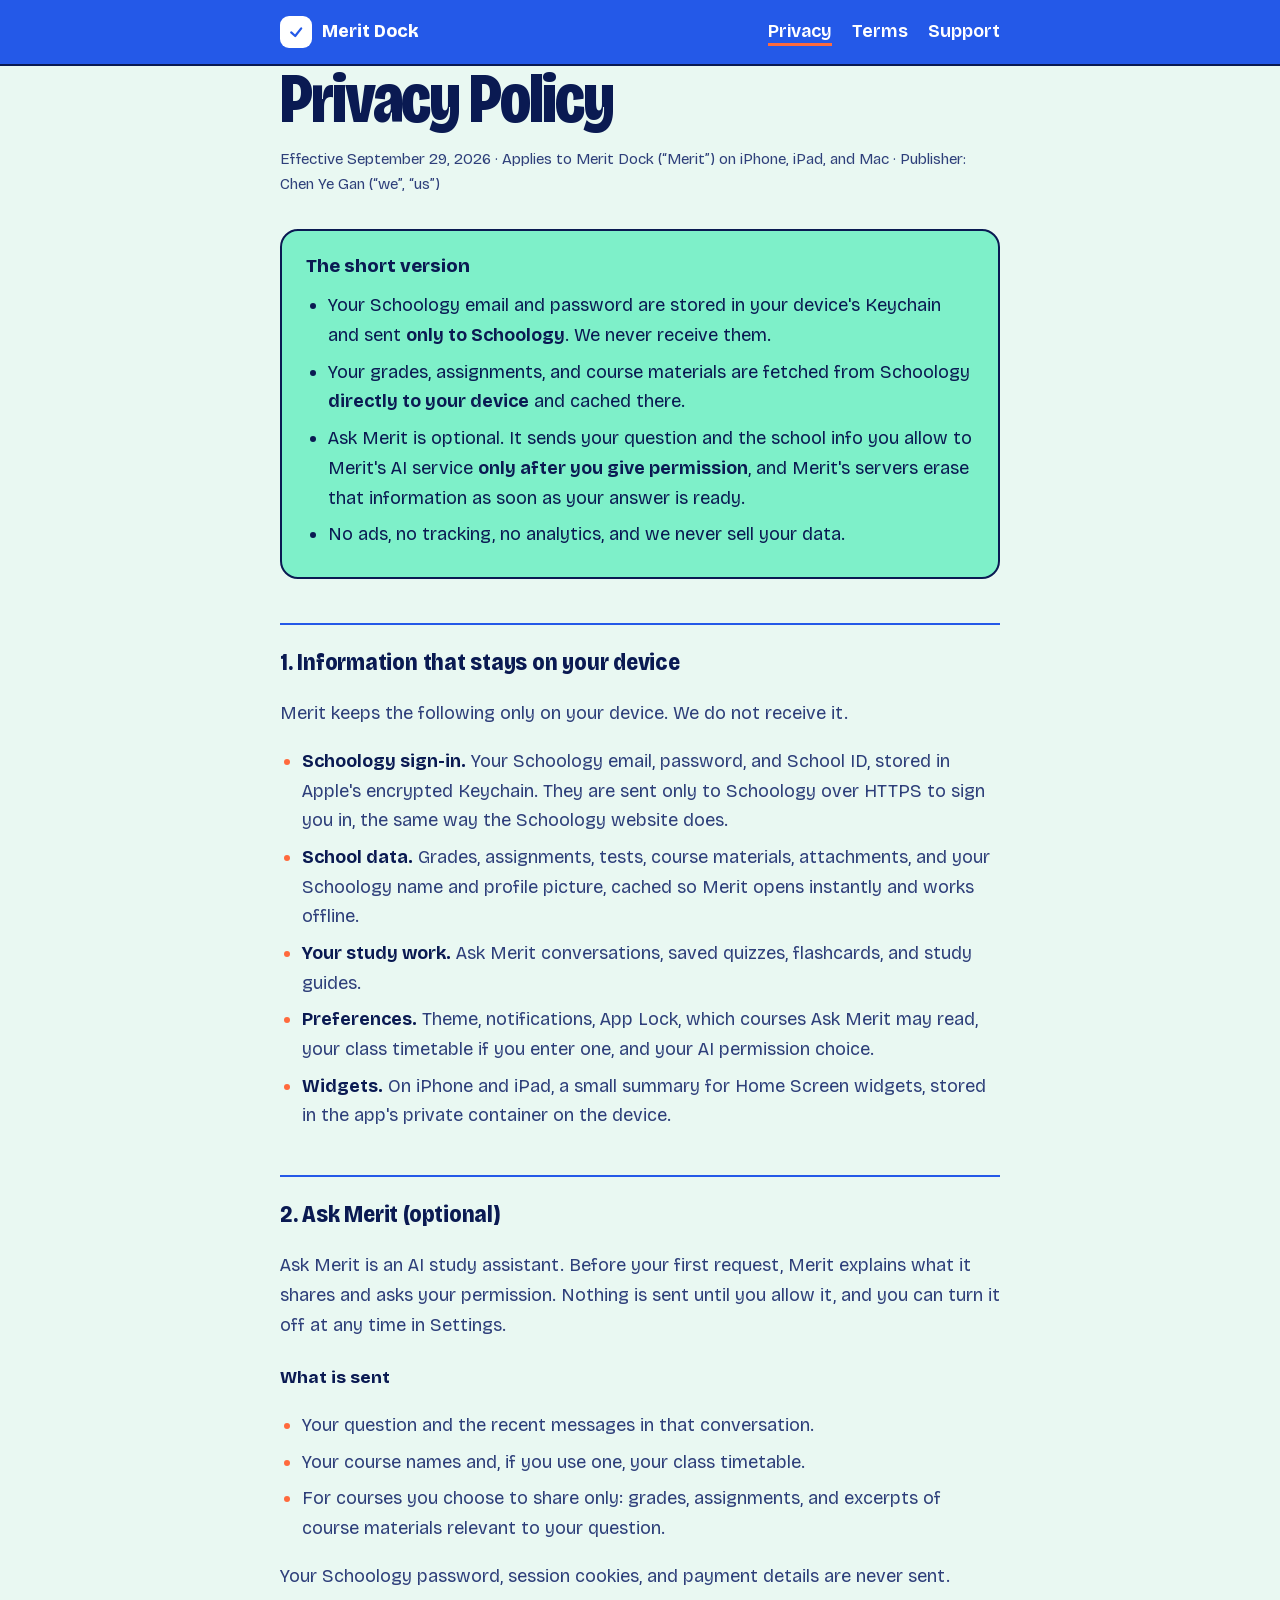
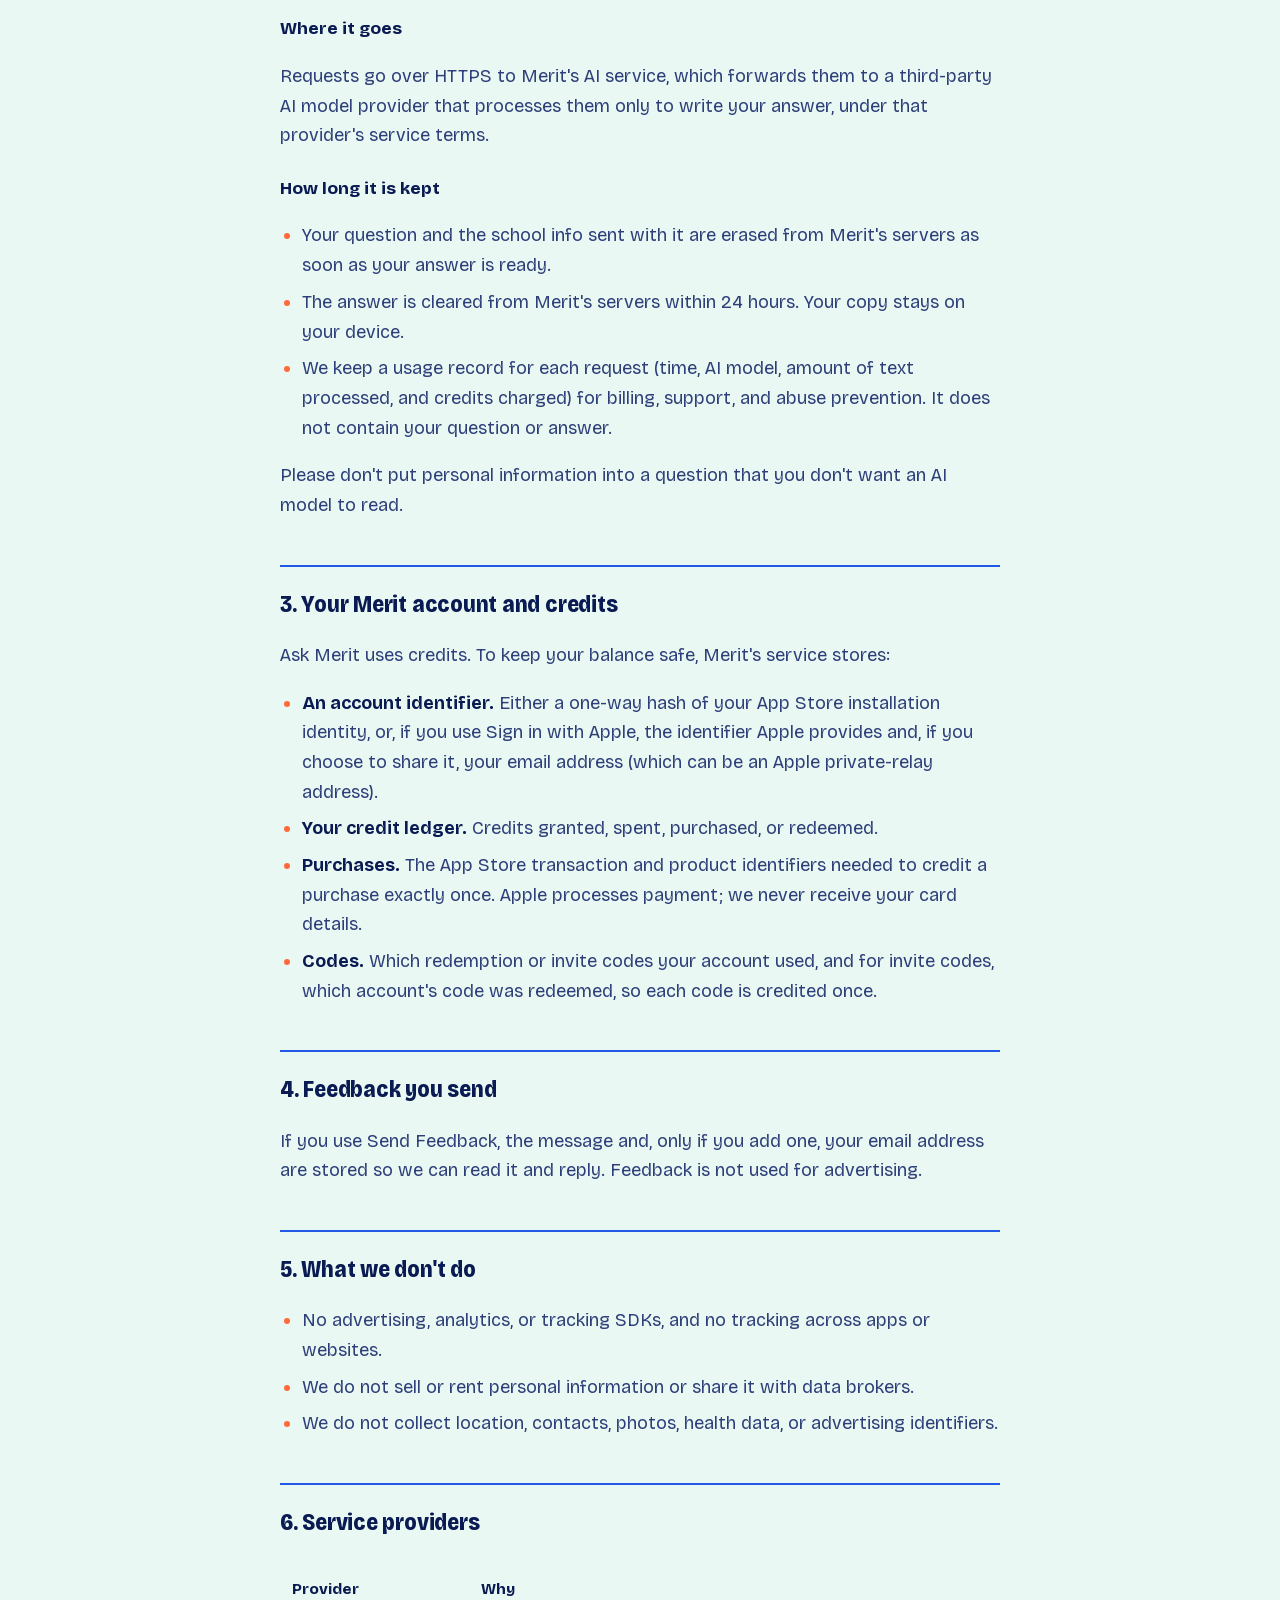
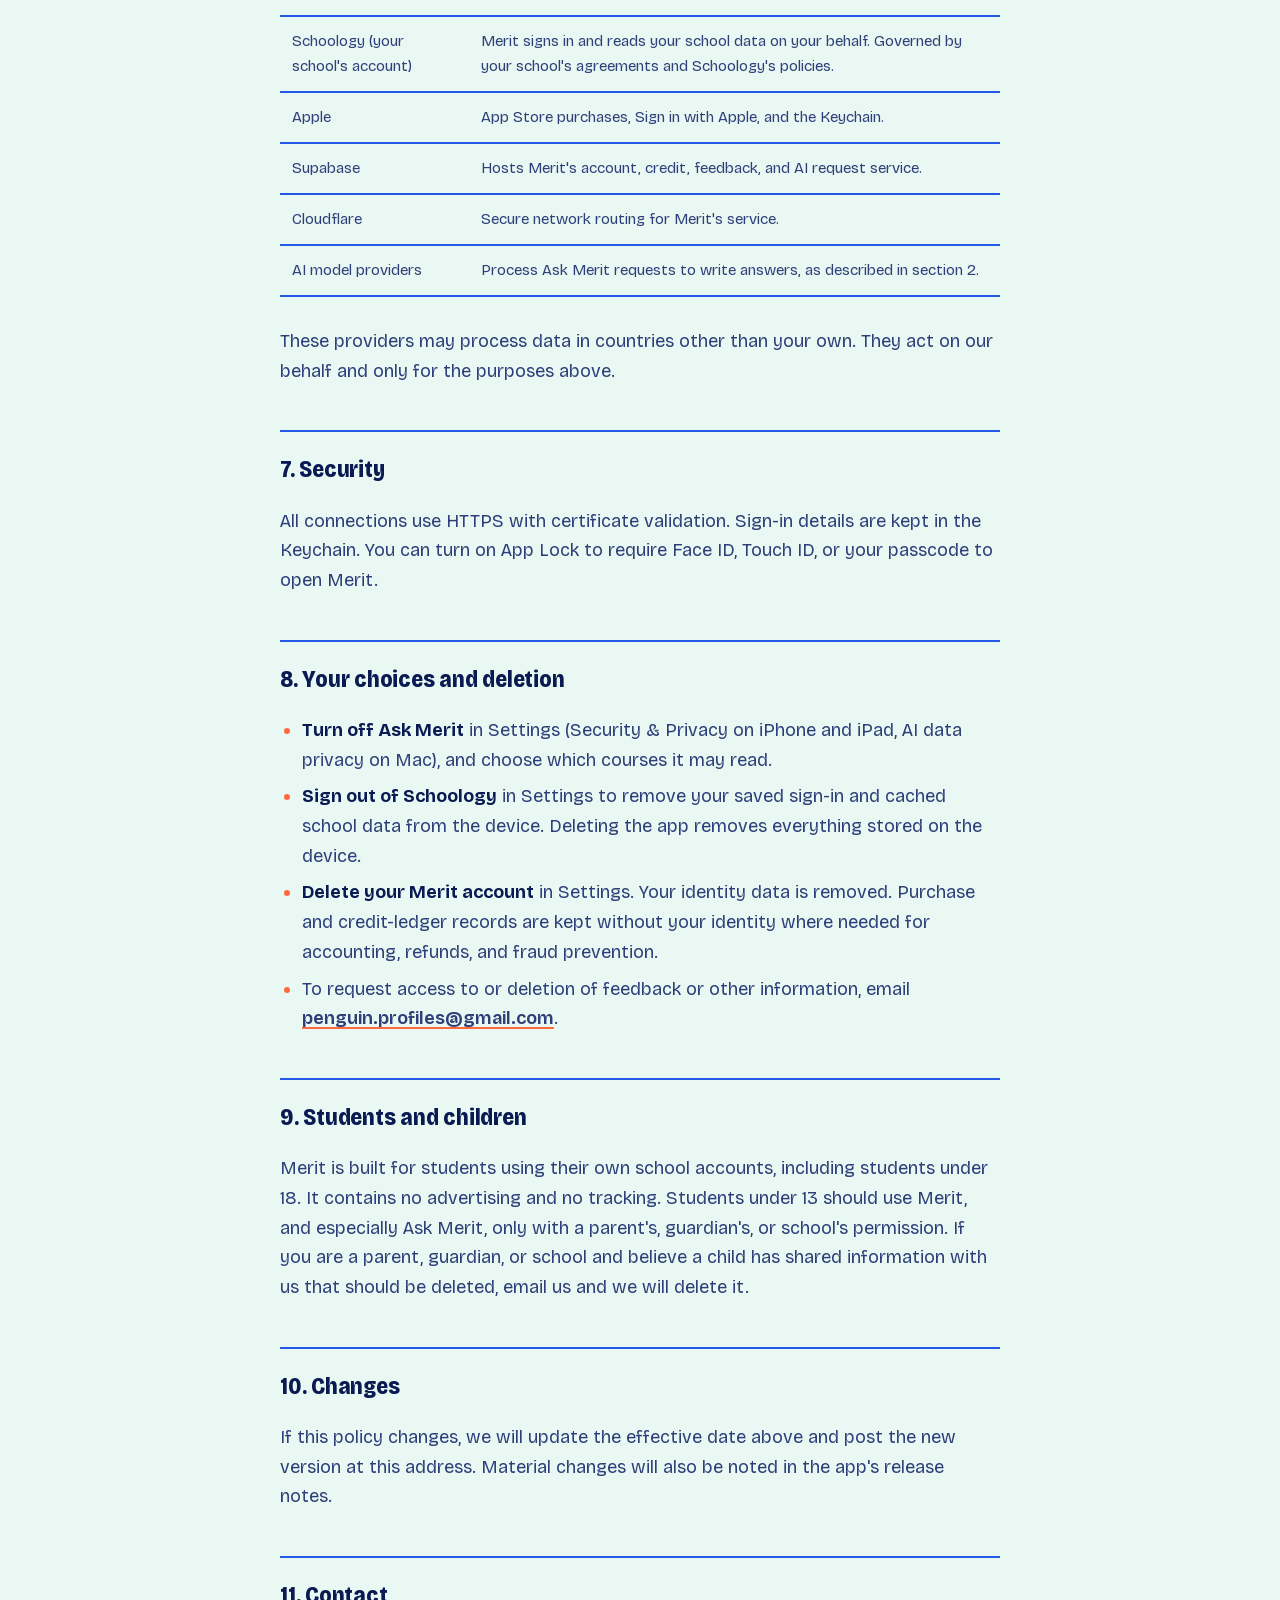
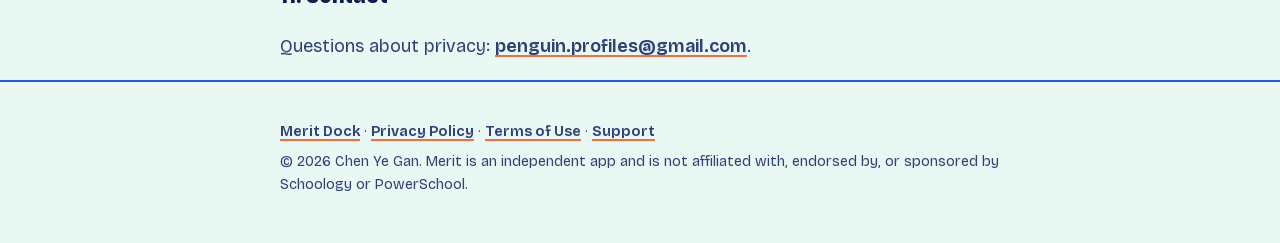
<file: privacy.html>
<!DOCTYPE html>
<html lang="en">
<head>
<meta charset="utf-8">
<meta name="viewport" content="width=device-width, initial-scale=1">
<meta name="theme-color" content="#2459E8">
<title>Privacy Policy · Merit Dock</title>
<meta name="description" content="What Merit Dock stores on your device, what Ask Merit sends when you allow it, and how long anything is kept.">
<link rel="preload" href="fonts/BricolageGrotesque-latin.woff2" as="font" type="font/woff2" crossorigin>
<link rel="stylesheet" href="legal.css?v=3">
</head>
<body>
<header class="top">
  <div class="wrap">
    <a class="brand" href="./"><span class="logo"><svg viewBox="0 0 100 100" aria-hidden="true"><path d="M26 52 46 70 76 32" fill="none" stroke="#fff" stroke-width="11" stroke-linecap="round" stroke-linejoin="round"/></svg></span><span>Merit Dock</span></a>
    <nav class="links">
      <a href="privacy.html" aria-current="page">Privacy</a>
      <a href="terms.html">Terms</a>
      <a href="support.html">Support</a>
    </nav>
  </div>
</header>

<main class="wrap">
  <h1>Privacy Policy</h1>
  <p class="meta">Effective September 29, 2026 · Applies to Merit Dock (“Merit”) on iPhone, iPad, and Mac · Publisher: Chen Ye Gan (“we”, “us”)</p>

  <div class="summary">
    <p>The short version</p>
    <ul>
      <li>Your Schoology email and password are stored in your device's Keychain and sent <strong>only to Schoology</strong>. We never receive them.</li>
      <li>Your grades, assignments, and course materials are fetched from Schoology <strong>directly to your device</strong> and cached there.</li>
      <li>Ask Merit is optional. It sends your question and the school info you allow to Merit's AI service <strong>only after you give permission</strong>, and Merit's servers erase that information as soon as your answer is ready.</li>
      <li>No ads, no tracking, no analytics, and we never sell your data.</li>
    </ul>
  </div>

  <h2>1. Information that stays on your device</h2>
  <p>Merit keeps the following only on your device. We do not receive it.</p>
  <ul>
    <li><strong>Schoology sign-in.</strong> Your Schoology email, password, and School ID, stored in Apple's encrypted Keychain. They are sent only to Schoology over HTTPS to sign you in, the same way the Schoology website does.</li>
    <li><strong>School data.</strong> Grades, assignments, tests, course materials, attachments, and your Schoology name and profile picture, cached so Merit opens instantly and works offline.</li>
    <li><strong>Your study work.</strong> Ask Merit conversations, saved quizzes, flashcards, and study guides.</li>
    <li><strong>Preferences.</strong> Theme, notifications, App Lock, which courses Ask Merit may read, your class timetable if you enter one, and your AI permission choice.</li>
    <li><strong>Widgets.</strong> On iPhone and iPad, a small summary for Home Screen widgets, stored in the app's private container on the device.</li>
  </ul>

  <h2>2. Ask Merit (optional)</h2>
  <p>Ask Merit is an AI study assistant. Before your first request, Merit explains what it shares and asks your permission. Nothing is sent until you allow it, and you can turn it off at any time in Settings.</p>
  <h3>What is sent</h3>
  <ul>
    <li>Your question and the recent messages in that conversation.</li>
    <li>Your course names and, if you use one, your class timetable.</li>
    <li>For courses you choose to share only: grades, assignments, and excerpts of course materials relevant to your question.</li>
  </ul>
  <p>Your Schoology password, session cookies, and payment details are never sent.</p>
  <h3>Where it goes</h3>
  <p>Requests go over HTTPS to Merit's AI service, which forwards them to a third-party AI model provider that processes them only to write your answer, under that provider's service terms.</p>
  <h3>How long it is kept</h3>
  <ul>
    <li>Your question and the school info sent with it are erased from Merit's servers as soon as your answer is ready.</li>
    <li>The answer is cleared from Merit's servers within 24 hours. Your copy stays on your device.</li>
    <li>We keep a usage record for each request (time, AI model, amount of text processed, and credits charged) for billing, support, and abuse prevention. It does not contain your question or answer.</li>
  </ul>
  <p>Please don't put personal information into a question that you don't want an AI model to read.</p>

  <h2>3. Your Merit account and credits</h2>
  <p>Ask Merit uses credits. To keep your balance safe, Merit's service stores:</p>
  <ul>
    <li><strong>An account identifier.</strong> Either a one-way hash of your App Store installation identity, or, if you use Sign in with Apple, the identifier Apple provides and, if you choose to share it, your email address (which can be an Apple private-relay address).</li>
    <li><strong>Your credit ledger.</strong> Credits granted, spent, purchased, or redeemed.</li>
    <li><strong>Purchases.</strong> The App Store transaction and product identifiers needed to credit a purchase exactly once. Apple processes payment; we never receive your card details.</li>
    <li><strong>Codes.</strong> Which redemption or invite codes your account used, and for invite codes, which account's code was redeemed, so each code is credited once.</li>
  </ul>

  <h2>4. Feedback you send</h2>
  <p>If you use Send Feedback, the message and, only if you add one, your email address are stored so we can read it and reply. Feedback is not used for advertising.</p>

  <h2>5. What we don't do</h2>
  <ul>
    <li>No advertising, analytics, or tracking SDKs, and no tracking across apps or websites.</li>
    <li>We do not sell or rent personal information or share it with data brokers.</li>
    <li>We do not collect location, contacts, photos, health data, or advertising identifiers.</li>
  </ul>

  <h2>6. Service providers</h2>
  <div class="table-scroll">
  <table>
    <tr><th>Provider</th><th>Why</th></tr>
    <tr><td>Schoology (your school's account)</td><td>Merit signs in and reads your school data on your behalf. Governed by your school's agreements and Schoology's policies.</td></tr>
    <tr><td>Apple</td><td>App Store purchases, Sign in with Apple, and the Keychain.</td></tr>
    <tr><td>Supabase</td><td>Hosts Merit's account, credit, feedback, and AI request service.</td></tr>
    <tr><td>Cloudflare</td><td>Secure network routing for Merit's service.</td></tr>
    <tr><td>AI model providers</td><td>Process Ask Merit requests to write answers, as described in section 2.</td></tr>
  </table>
  </div>
  <p>These providers may process data in countries other than your own. They act on our behalf and only for the purposes above.</p>

  <h2>7. Security</h2>
  <p>All connections use HTTPS with certificate validation. Sign-in details are kept in the Keychain. You can turn on App Lock to require Face ID, Touch ID, or your passcode to open Merit.</p>

  <h2>8. Your choices and deletion</h2>
  <ul>
    <li><strong>Turn off Ask Merit</strong> in Settings (Security &amp; Privacy on iPhone and iPad, AI data privacy on Mac), and choose which courses it may read.</li>
    <li><strong>Sign out of Schoology</strong> in Settings to remove your saved sign-in and cached school data from the device. Deleting the app removes everything stored on the device.</li>
    <li><strong>Delete your Merit account</strong> in Settings. Your identity data is removed. Purchase and credit-ledger records are kept without your identity where needed for accounting, refunds, and fraud prevention.</li>
    <li>To request access to or deletion of feedback or other information, email <a href="mailto:penguin.profiles@gmail.com">penguin.profiles@gmail.com</a>.</li>
  </ul>

  <h2>9. Students and children</h2>
  <p>Merit is built for students using their own school accounts, including students under 18. It contains no advertising and no tracking. Students under 13 should use Merit, and especially Ask Merit, only with a parent's, guardian's, or school's permission. If you are a parent, guardian, or school and believe a child has shared information with us that should be deleted, email us and we will delete it.</p>

  <h2>10. Changes</h2>
  <p>If this policy changes, we will update the effective date above and post the new version at this address. Material changes will also be noted in the app's release notes.</p>

  <h2>11. Contact</h2>
  <p>Questions about privacy: <a href="mailto:penguin.profiles@gmail.com">penguin.profiles@gmail.com</a>.</p>
</main>

<footer class="bottom">
  <div class="wrap">
    <p><a href="./">Merit Dock</a> · <a href="privacy.html">Privacy Policy</a> · <a href="terms.html">Terms of Use</a> · <a href="support.html">Support</a></p>
    <p>© 2026 Chen Ye Gan. Merit is an independent app and is not affiliated with, endorsed by, or sponsored by Schoology or PowerSchool.</p>
  </div>
</footer>
</body>
</html>
</file>
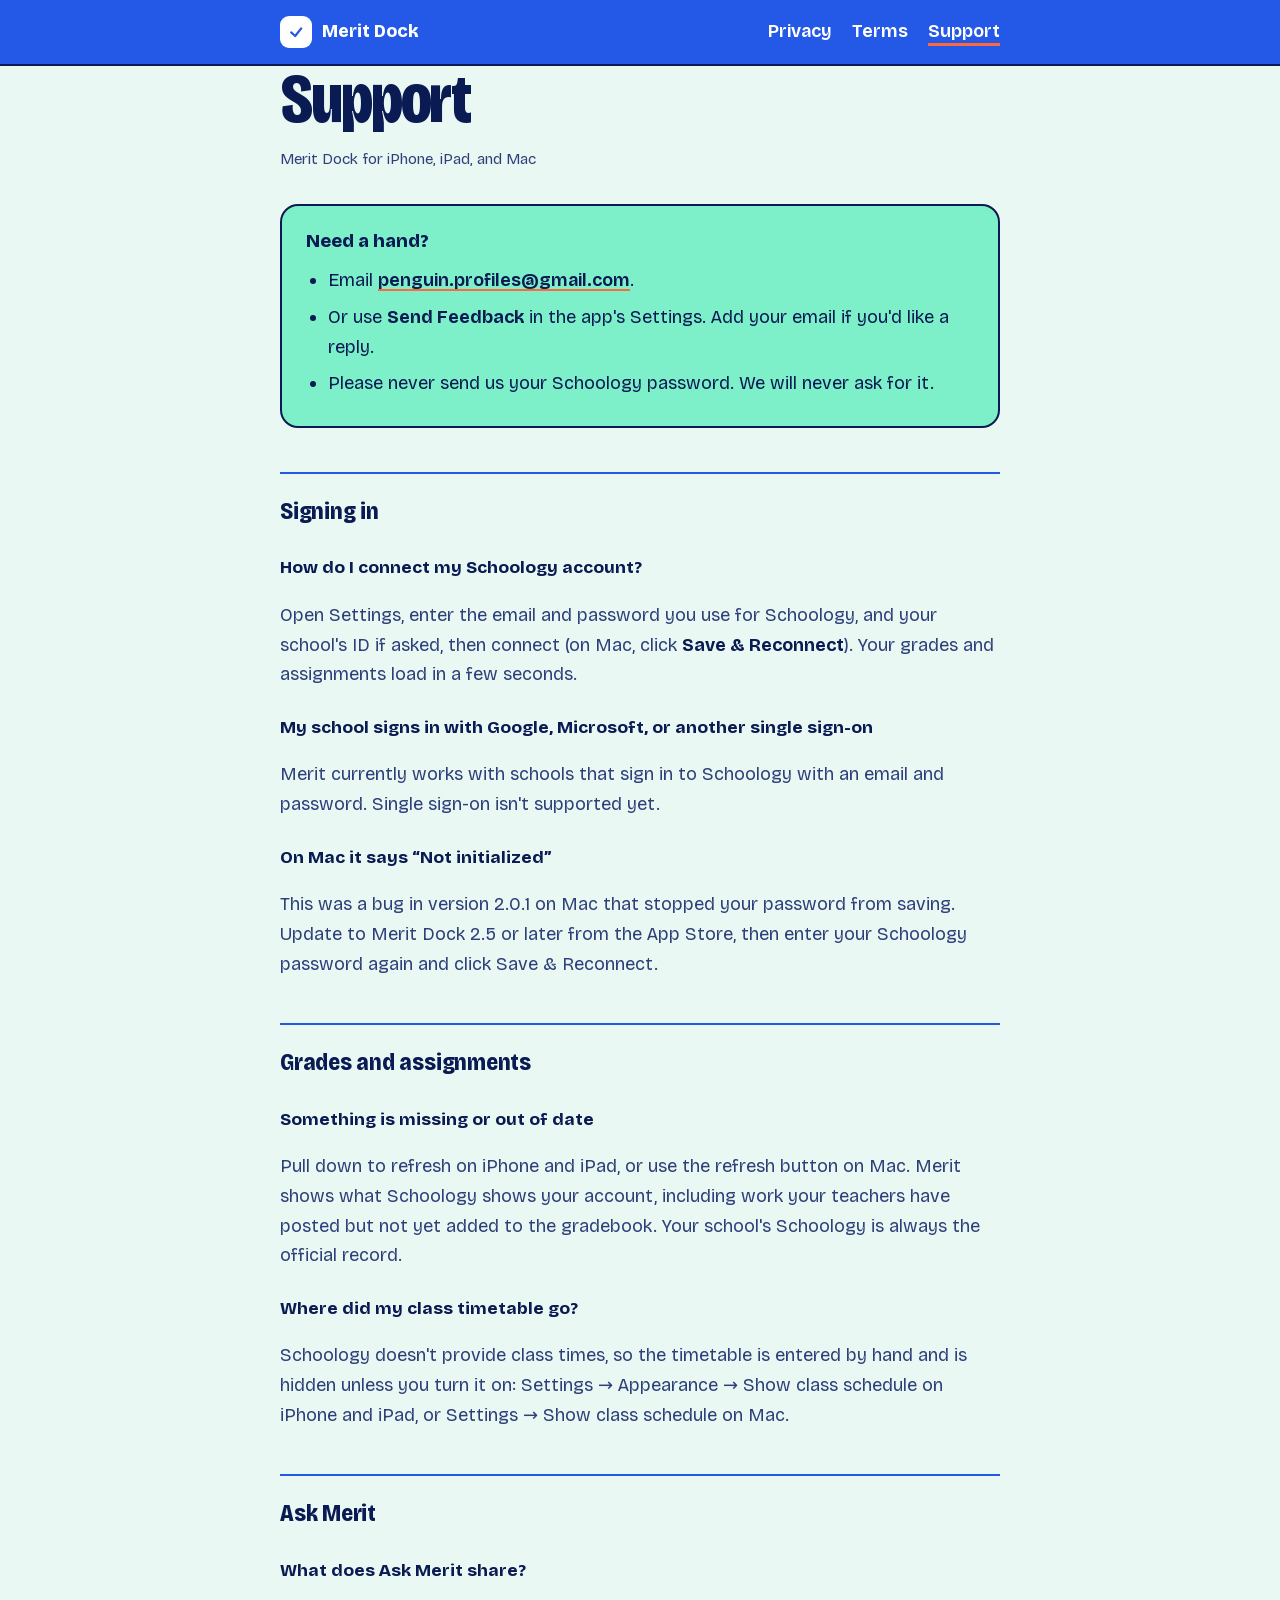
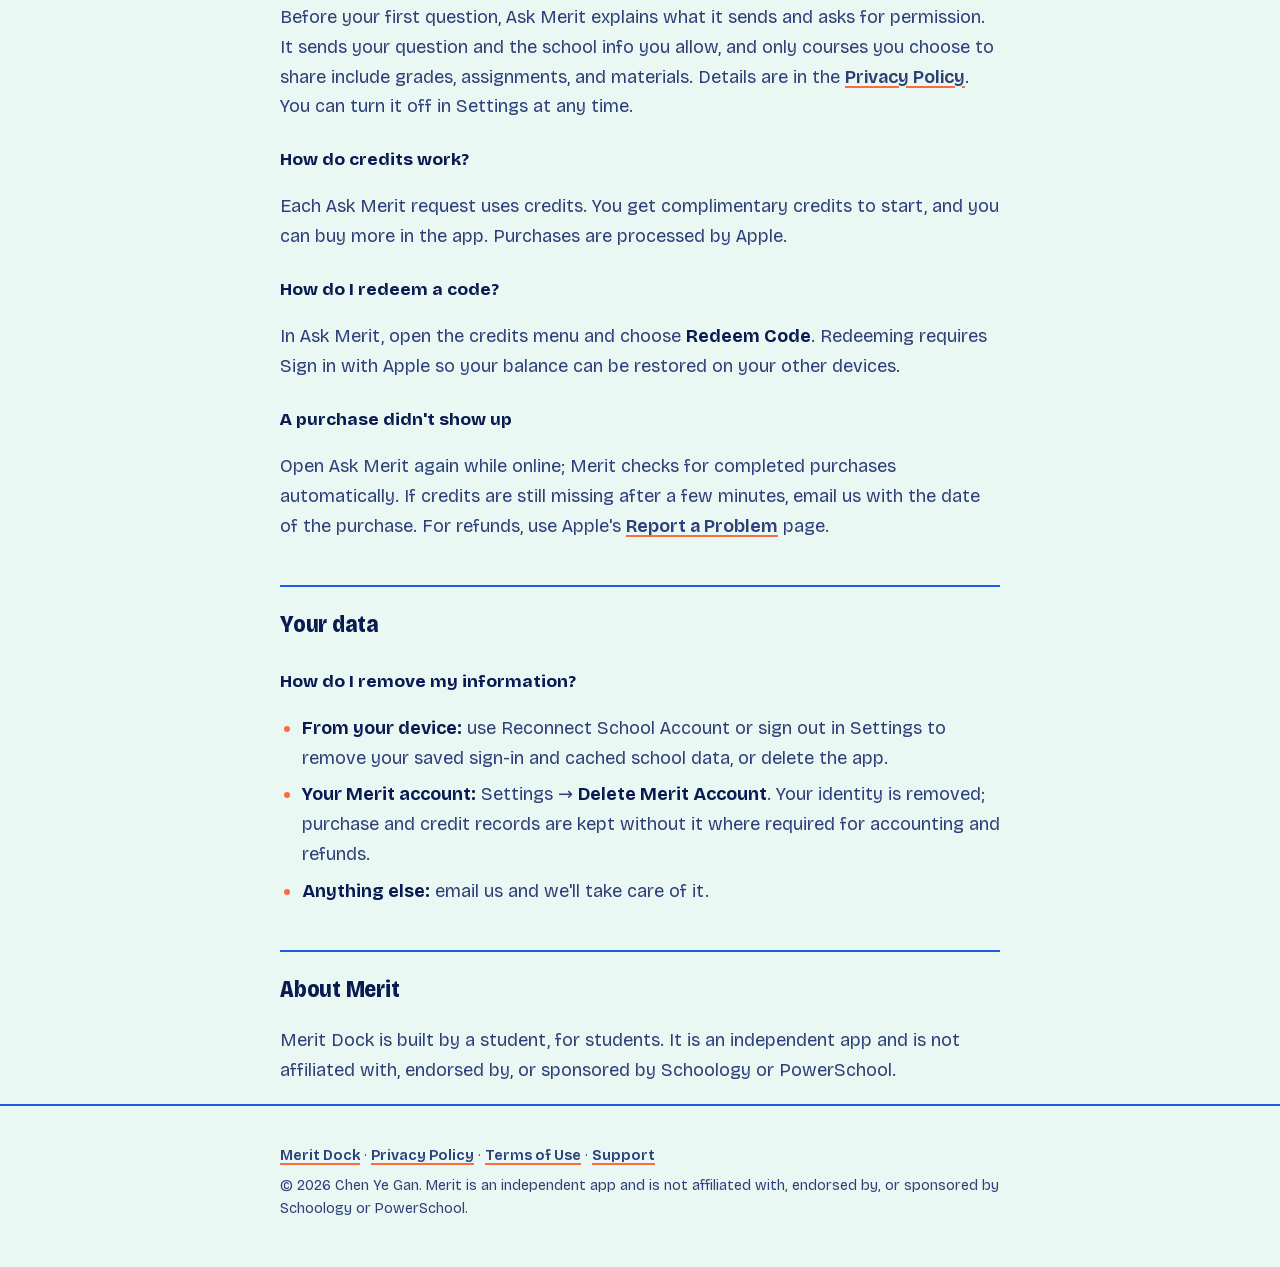
<file: support.html>
<!DOCTYPE html>
<html lang="en">
<head>
<meta charset="utf-8">
<meta name="viewport" content="width=device-width, initial-scale=1">
<meta name="theme-color" content="#2459E8">
<title>Support · Merit Dock</title>
<meta name="description" content="Help with signing in, syncing, Ask Merit, credits, and your data in Merit Dock.">
<link rel="preload" href="fonts/BricolageGrotesque-latin.woff2" as="font" type="font/woff2" crossorigin>
<link rel="stylesheet" href="legal.css?v=3">
</head>
<body>
<header class="top">
  <div class="wrap">
    <a class="brand" href="./"><span class="logo"><svg viewBox="0 0 100 100" aria-hidden="true"><path d="M26 52 46 70 76 32" fill="none" stroke="#fff" stroke-width="11" stroke-linecap="round" stroke-linejoin="round"/></svg></span><span>Merit Dock</span></a>
    <nav class="links">
      <a href="privacy.html">Privacy</a>
      <a href="terms.html">Terms</a>
      <a href="support.html" aria-current="page">Support</a>
    </nav>
  </div>
</header>

<main class="wrap">
  <h1>Support</h1>
  <p class="meta">Merit Dock for iPhone, iPad, and Mac</p>

  <div class="summary">
    <p>Need a hand?</p>
    <ul>
      <li>Email <a href="mailto:penguin.profiles@gmail.com">penguin.profiles@gmail.com</a>.</li>
      <li>Or use <strong>Send Feedback</strong> in the app's Settings. Add your email if you'd like a reply.</li>
      <li>Please never send us your Schoology password. We will never ask for it.</li>
    </ul>
  </div>

  <h2>Signing in</h2>
  <h3>How do I connect my Schoology account?</h3>
  <p>Open Settings, enter the email and password you use for Schoology, and your school's ID if asked, then connect (on Mac, click <strong>Save &amp; Reconnect</strong>). Your grades and assignments load in a few seconds.</p>
  <h3>My school signs in with Google, Microsoft, or another single sign-on</h3>
  <p>Merit currently works with schools that sign in to Schoology with an email and password. Single sign-on isn't supported yet.</p>
  <h3>On Mac it says “Not initialized”</h3>
  <p>This was a bug in version 2.0.1 on Mac that stopped your password from saving. Update to Merit Dock 2.5 or later from the App Store, then enter your Schoology password again and click Save &amp; Reconnect.</p>

  <h2>Grades and assignments</h2>
  <h3>Something is missing or out of date</h3>
  <p>Pull down to refresh on iPhone and iPad, or use the refresh button on Mac. Merit shows what Schoology shows your account, including work your teachers have posted but not yet added to the gradebook. Your school's Schoology is always the official record.</p>
  <h3>Where did my class timetable go?</h3>
  <p>Schoology doesn't provide class times, so the timetable is entered by hand and is hidden unless you turn it on: Settings → Appearance → Show class schedule on iPhone and iPad, or Settings → Show class schedule on Mac.</p>

  <h2>Ask Merit</h2>
  <h3>What does Ask Merit share?</h3>
  <p>Before your first question, Ask Merit explains what it sends and asks for permission. It sends your question and the school info you allow, and only courses you choose to share include grades, assignments, and materials. Details are in the <a href="privacy.html">Privacy Policy</a>. You can turn it off in Settings at any time.</p>
  <h3>How do credits work?</h3>
  <p>Each Ask Merit request uses credits. You get complimentary credits to start, and you can buy more in the app. Purchases are processed by Apple.</p>
  <h3>How do I redeem a code?</h3>
  <p>In Ask Merit, open the credits menu and choose <strong>Redeem Code</strong>. Redeeming requires Sign in with Apple so your balance can be restored on your other devices.</p>
  <h3>A purchase didn't show up</h3>
  <p>Open Ask Merit again while online; Merit checks for completed purchases automatically. If credits are still missing after a few minutes, email us with the date of the purchase. For refunds, use Apple's <a href="https://reportaproblem.apple.com">Report a Problem</a> page.</p>

  <h2>Your data</h2>
  <h3>How do I remove my information?</h3>
  <ul>
    <li><strong>From your device:</strong> use Reconnect School Account or sign out in Settings to remove your saved sign-in and cached school data, or delete the app.</li>
    <li><strong>Your Merit account:</strong> Settings → <strong>Delete Merit Account</strong>. Your identity is removed; purchase and credit records are kept without it where required for accounting and refunds.</li>
    <li><strong>Anything else:</strong> email us and we'll take care of it.</li>
  </ul>

  <h2>About Merit</h2>
  <p>Merit Dock is built by a student, for students. It is an independent app and is not affiliated with, endorsed by, or sponsored by Schoology or PowerSchool.</p>
</main>

<footer class="bottom">
  <div class="wrap">
    <p><a href="./">Merit Dock</a> · <a href="privacy.html">Privacy Policy</a> · <a href="terms.html">Terms of Use</a> · <a href="support.html">Support</a></p>
    <p>© 2026 Chen Ye Gan. Merit is an independent app and is not affiliated with, endorsed by, or sponsored by Schoology or PowerSchool.</p>
  </div>
</footer>
</body>
</html>
</file>
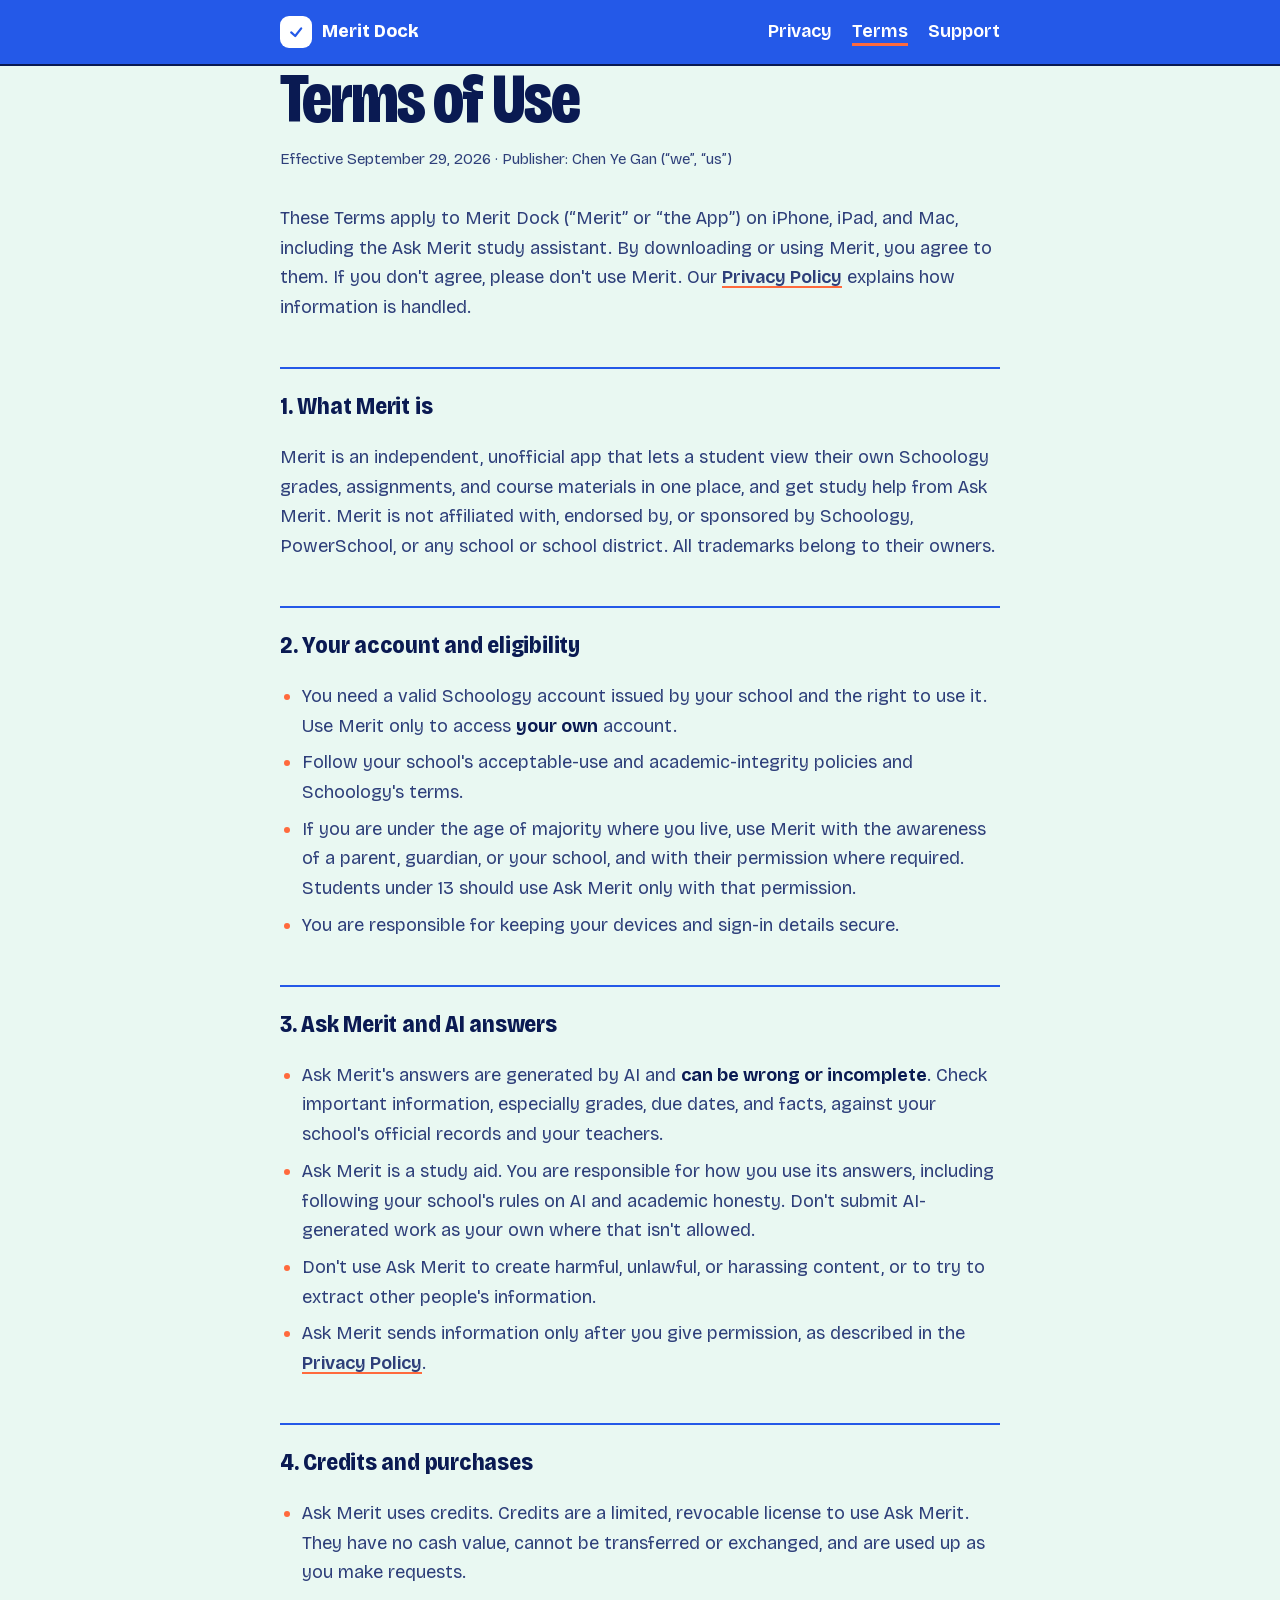
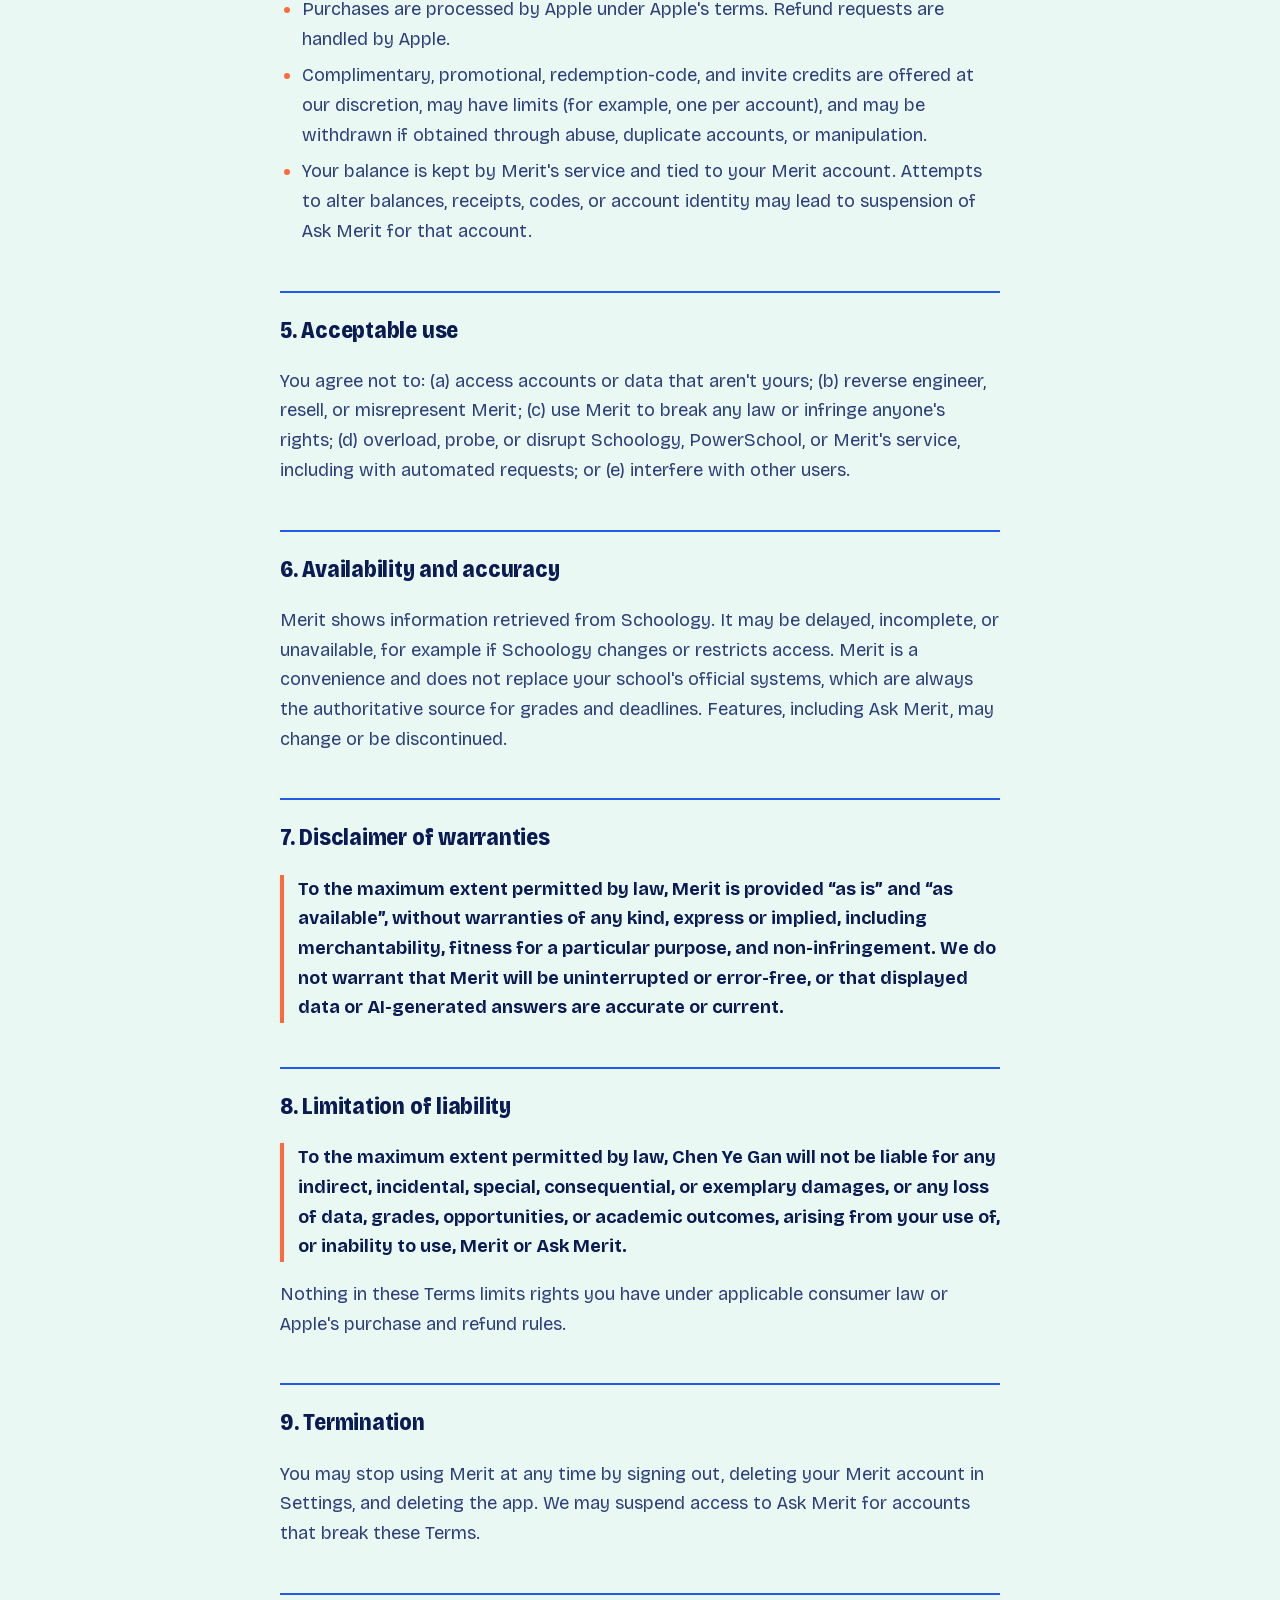
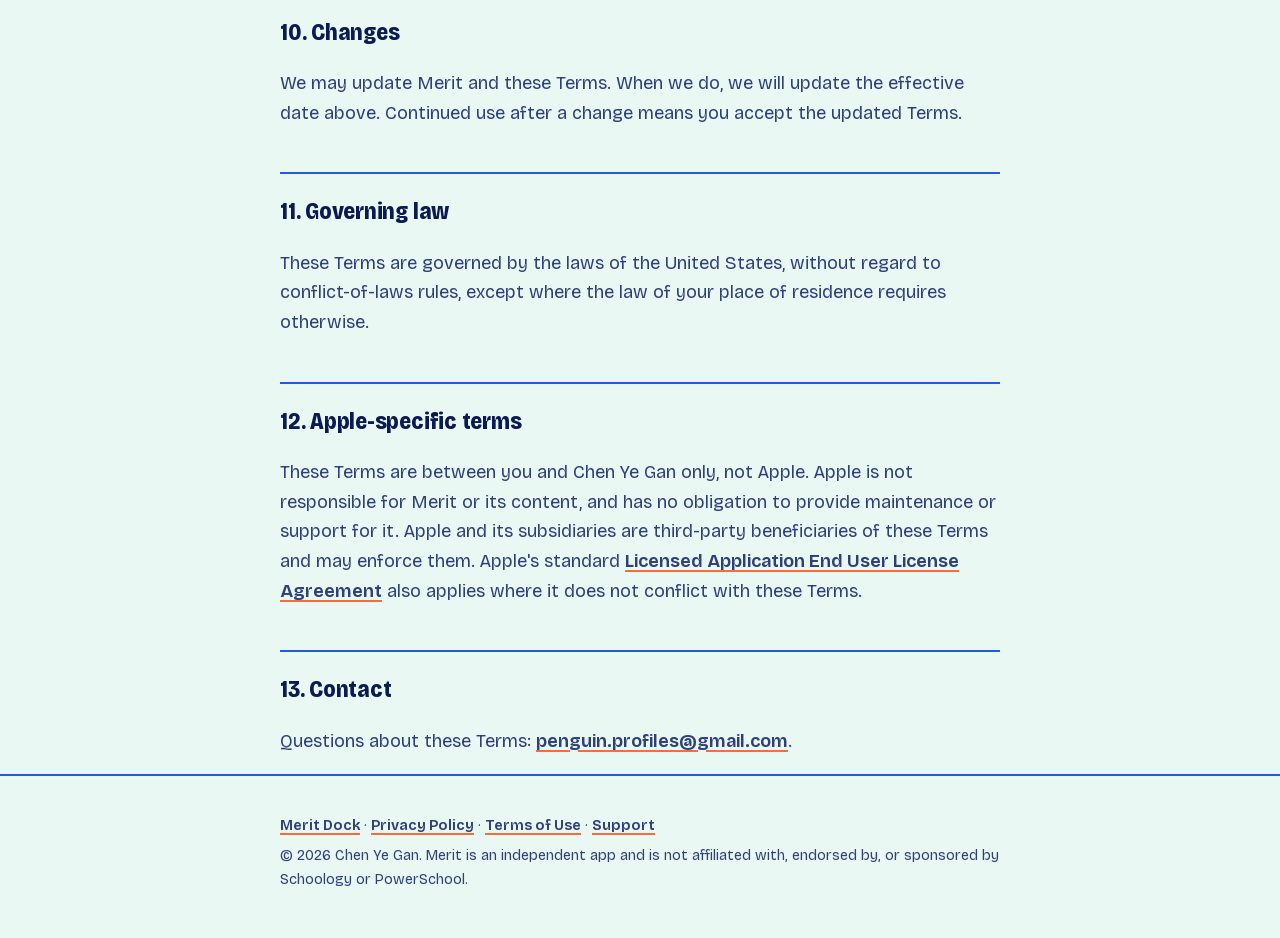
<file: terms.html>
<!DOCTYPE html>
<html lang="en">
<head>
<meta charset="utf-8">
<meta name="viewport" content="width=device-width, initial-scale=1">
<meta name="theme-color" content="#2459E8">
<title>Terms of Use · Merit Dock</title>
<meta name="description" content="The terms for using Merit Dock and Ask Merit.">
<link rel="preload" href="fonts/BricolageGrotesque-latin.woff2" as="font" type="font/woff2" crossorigin>
<link rel="stylesheet" href="legal.css?v=3">
</head>
<body>
<header class="top">
  <div class="wrap">
    <a class="brand" href="./"><span class="logo"><svg viewBox="0 0 100 100" aria-hidden="true"><path d="M26 52 46 70 76 32" fill="none" stroke="#fff" stroke-width="11" stroke-linecap="round" stroke-linejoin="round"/></svg></span><span>Merit Dock</span></a>
    <nav class="links">
      <a href="privacy.html">Privacy</a>
      <a href="terms.html" aria-current="page">Terms</a>
      <a href="support.html">Support</a>
    </nav>
  </div>
</header>

<main class="wrap">
  <h1>Terms of Use</h1>
  <p class="meta">Effective September 29, 2026 · Publisher: Chen Ye Gan (“we”, “us”)</p>

  <p>These Terms apply to Merit Dock (“Merit” or “the App”) on iPhone, iPad, and Mac, including the Ask Merit study assistant. By downloading or using Merit, you agree to them. If you don't agree, please don't use Merit. Our <a href="privacy.html">Privacy Policy</a> explains how information is handled.</p>

  <h2>1. What Merit is</h2>
  <p>Merit is an independent, unofficial app that lets a student view their own Schoology grades, assignments, and course materials in one place, and get study help from Ask Merit. Merit is not affiliated with, endorsed by, or sponsored by Schoology, PowerSchool, or any school or school district. All trademarks belong to their owners.</p>

  <h2>2. Your account and eligibility</h2>
  <ul>
    <li>You need a valid Schoology account issued by your school and the right to use it. Use Merit only to access <strong>your own</strong> account.</li>
    <li>Follow your school's acceptable-use and academic-integrity policies and Schoology's terms.</li>
    <li>If you are under the age of majority where you live, use Merit with the awareness of a parent, guardian, or your school, and with their permission where required. Students under 13 should use Ask Merit only with that permission.</li>
    <li>You are responsible for keeping your devices and sign-in details secure.</li>
  </ul>

  <h2>3. Ask Merit and AI answers</h2>
  <ul>
    <li>Ask Merit's answers are generated by AI and <strong>can be wrong or incomplete</strong>. Check important information, especially grades, due dates, and facts, against your school's official records and your teachers.</li>
    <li>Ask Merit is a study aid. You are responsible for how you use its answers, including following your school's rules on AI and academic honesty. Don't submit AI-generated work as your own where that isn't allowed.</li>
    <li>Don't use Ask Merit to create harmful, unlawful, or harassing content, or to try to extract other people's information.</li>
    <li>Ask Merit sends information only after you give permission, as described in the <a href="privacy.html">Privacy Policy</a>.</li>
  </ul>

  <h2>4. Credits and purchases</h2>
  <ul>
    <li>Ask Merit uses credits. Credits are a limited, revocable license to use Ask Merit. They have no cash value, cannot be transferred or exchanged, and are used up as you make requests.</li>
    <li>Purchases are processed by Apple under Apple's terms. Refund requests are handled by Apple.</li>
    <li>Complimentary, promotional, redemption-code, and invite credits are offered at our discretion, may have limits (for example, one per account), and may be withdrawn if obtained through abuse, duplicate accounts, or manipulation.</li>
    <li>Your balance is kept by Merit's service and tied to your Merit account. Attempts to alter balances, receipts, codes, or account identity may lead to suspension of Ask Merit for that account.</li>
  </ul>

  <h2>5. Acceptable use</h2>
  <p>You agree not to: (a) access accounts or data that aren't yours; (b) reverse engineer, resell, or misrepresent Merit; (c) use Merit to break any law or infringe anyone's rights; (d) overload, probe, or disrupt Schoology, PowerSchool, or Merit's service, including with automated requests; or (e) interfere with other users.</p>

  <h2>6. Availability and accuracy</h2>
  <p>Merit shows information retrieved from Schoology. It may be delayed, incomplete, or unavailable, for example if Schoology changes or restricts access. Merit is a convenience and does not replace your school's official systems, which are always the authoritative source for grades and deadlines. Features, including Ask Merit, may change or be discontinued.</p>

  <h2>7. Disclaimer of warranties</h2>
  <p class="caps">To the maximum extent permitted by law, Merit is provided “as is” and “as available”, without warranties of any kind, express or implied, including merchantability, fitness for a particular purpose, and non-infringement. We do not warrant that Merit will be uninterrupted or error-free, or that displayed data or AI-generated answers are accurate or current.</p>

  <h2>8. Limitation of liability</h2>
  <p class="caps">To the maximum extent permitted by law, Chen Ye Gan will not be liable for any indirect, incidental, special, consequential, or exemplary damages, or any loss of data, grades, opportunities, or academic outcomes, arising from your use of, or inability to use, Merit or Ask Merit.</p>
  <p>Nothing in these Terms limits rights you have under applicable consumer law or Apple's purchase and refund rules.</p>

  <h2>9. Termination</h2>
  <p>You may stop using Merit at any time by signing out, deleting your Merit account in Settings, and deleting the app. We may suspend access to Ask Merit for accounts that break these Terms.</p>

  <h2>10. Changes</h2>
  <p>We may update Merit and these Terms. When we do, we will update the effective date above. Continued use after a change means you accept the updated Terms.</p>

  <h2>11. Governing law</h2>
  <p>These Terms are governed by the laws of the United States, without regard to conflict-of-laws rules, except where the law of your place of residence requires otherwise.</p>

  <h2>12. Apple-specific terms</h2>
  <p>These Terms are between you and Chen Ye Gan only, not Apple. Apple is not responsible for Merit or its content, and has no obligation to provide maintenance or support for it. Apple and its subsidiaries are third-party beneficiaries of these Terms and may enforce them. Apple's standard <a href="https://www.apple.com/legal/internet-services/itunes/dev/stdeula/">Licensed Application End User License Agreement</a> also applies where it does not conflict with these Terms.</p>

  <h2>13. Contact</h2>
  <p>Questions about these Terms: <a href="mailto:penguin.profiles@gmail.com">penguin.profiles@gmail.com</a>.</p>
</main>

<footer class="bottom">
  <div class="wrap">
    <p><a href="./">Merit Dock</a> · <a href="privacy.html">Privacy Policy</a> · <a href="terms.html">Terms of Use</a> · <a href="support.html">Support</a></p>
    <p>© 2026 Chen Ye Gan. Merit is an independent app and is not affiliated with, endorsed by, or sponsored by Schoology or PowerSchool.</p>
  </div>
</footer>
</body>
</html>
</file>
<file: legal.css>
/* Merit Dock legal and support pages. Same deep-water palette as index.html. */
@font-face {
  font-family: "Bricolage";
  src: url("fonts/BricolageGrotesque-latin.woff2") format("woff2");
  font-weight: 200 800;
  font-stretch: 75% 100%;
  font-display: swap;
}
:root {
  color-scheme: light;
  --sea: #2459E8; --mint: #7EF0C9; --buoy: #FF6A3D; --ink: #0A1A52;
  --paper: #E9F8F2; --text: #0A1A52; --text-2: #2E3F7A; --rule: #2459E8;
  --font: "Bricolage", ui-sans-serif, system-ui, sans-serif;
}
@media (prefers-color-scheme: dark) {
  :root { color-scheme: dark; --paper: #071338; --text: #E9F8F2; --text-2: #B9C8EA; --rule: #6F95FF; }
}
* { box-sizing: border-box; }
body {
  margin: 0; background: var(--paper); color: var(--text);
  font-family: var(--font); font-size: 18px; line-height: 1.65; font-optical-sizing: auto;
  -webkit-font-smoothing: antialiased;
}
a { color: inherit; text-decoration-color: var(--buoy); text-decoration-thickness: 2px; text-underline-offset: 3px; font-weight: 650; }
a:hover { text-decoration-thickness: 4px; }
:focus-visible { outline: 3px solid var(--buoy); outline-offset: 3px; border-radius: 6px; }
.wrap { max-width: 760px; margin: 0 auto; padding: 0 20px; }

header.top { background: var(--sea); color: #FFFFFF; border-bottom: 2px solid var(--ink); }
header.top .wrap { display: flex; align-items: center; justify-content: space-between; gap: 16px; padding-top: 16px; padding-bottom: 16px; flex-wrap: wrap; }
.brand { display: flex; align-items: center; gap: 10px; font-weight: 800; font-size: 1.1rem; color: #FFFFFF; text-decoration: none; white-space: nowrap; }
.brand .logo { width: 32px; height: 32px; border-radius: 9px; background: #FFFFFF; display: grid; place-items: center; flex: none; }
.brand .logo svg { width: 20px; height: 20px; }
.brand .logo path { stroke: #2459E8; }
.brand span { font-weight: 800; }
nav.links { display: flex; gap: 20px; flex-wrap: wrap; }
nav.links a { color: #FFFFFF; text-decoration: none; font-weight: 650; }
nav.links a:hover, nav.links a[aria-current="page"] { text-decoration: underline; text-decoration-color: var(--buoy); text-decoration-thickness: 3px; text-underline-offset: 6px; }

main { padding: 56px 0 72px; }
h1 { font-size: clamp(2.6rem, 7vw, 4.4rem); line-height: .95; font-weight: 800; font-stretch: 78%; letter-spacing: -.03em; margin: 0 0 14px; color: var(--text); }
.meta { color: var(--text-2); font-size: .95rem; margin: 0 0 32px; }
h2 { font-size: 1.45rem; font-weight: 800; font-stretch: 88%; letter-spacing: -.01em; margin: 44px 0 12px; padding-top: 18px; border-top: 2px solid var(--rule); }
h3 { font-size: 1.08rem; font-weight: 750; margin: 24px 0 6px; }
p, li { color: var(--text-2); }
strong { color: var(--text); }
ul { padding-left: 22px; }
li { margin: 7px 0; }
li::marker { color: var(--buoy); }
.summary { background: var(--mint); color: var(--ink); border: 2px solid var(--ink); border-radius: 18px; padding: 20px 24px; margin: 0 0 8px; }
.summary p, .summary li, .summary strong { color: var(--ink); }
.summary p { margin: 0; font-weight: 800; font-size: 1.15rem; }
.summary ul { margin: 10px 0 0; }
.summary li::marker { color: var(--ink); }
table { width: 100%; border-collapse: collapse; margin: 12px 0; font-size: .95rem; }
th, td { text-align: left; vertical-align: top; padding: 12px; border-bottom: 2px solid var(--rule); color: var(--text-2); }
th { color: var(--text); font-weight: 750; }
.table-scroll { overflow-x: auto; }
.caps { font-weight: 700; color: var(--text); border-left: 4px solid var(--buoy); padding-left: 14px; }
footer.bottom { border-top: 2px solid var(--rule); padding: 32px 0 40px; font-size: .9rem; }
footer.bottom p { color: var(--text-2); margin: 6px 0; }
</file>
